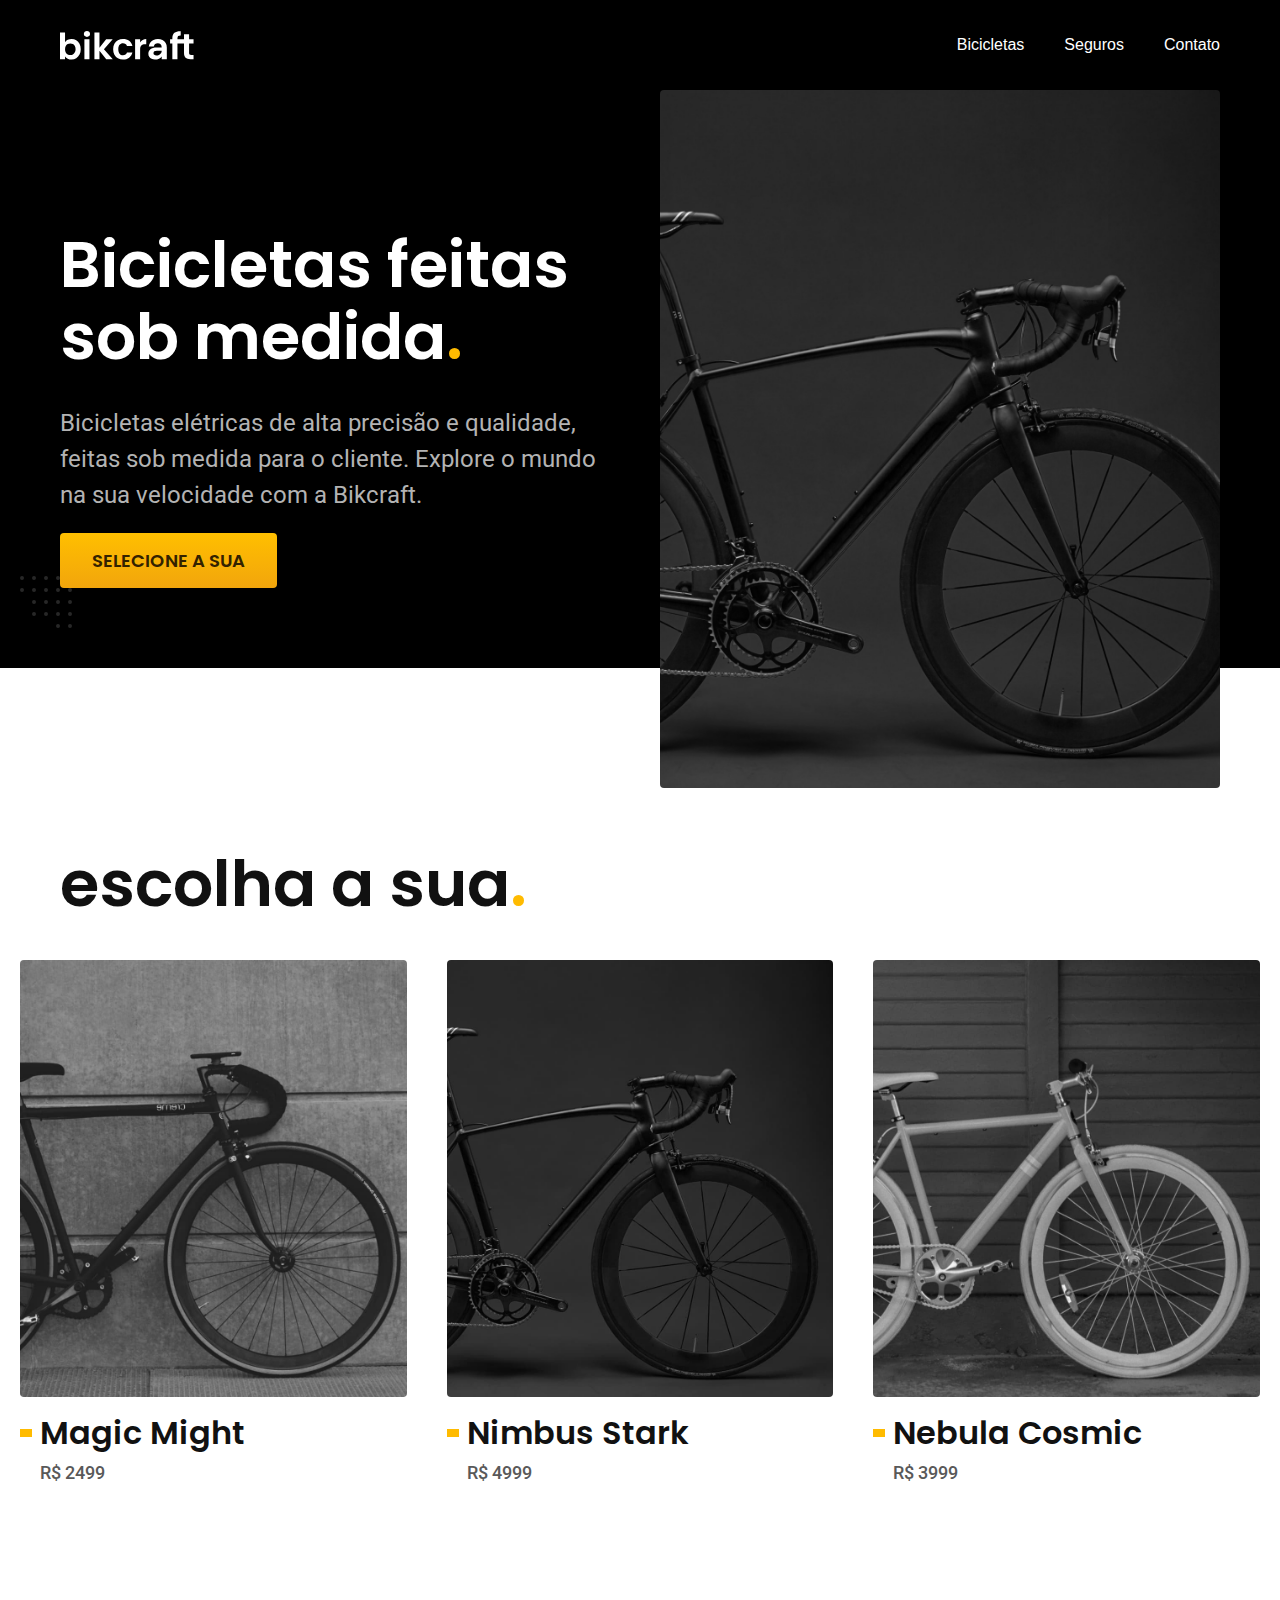
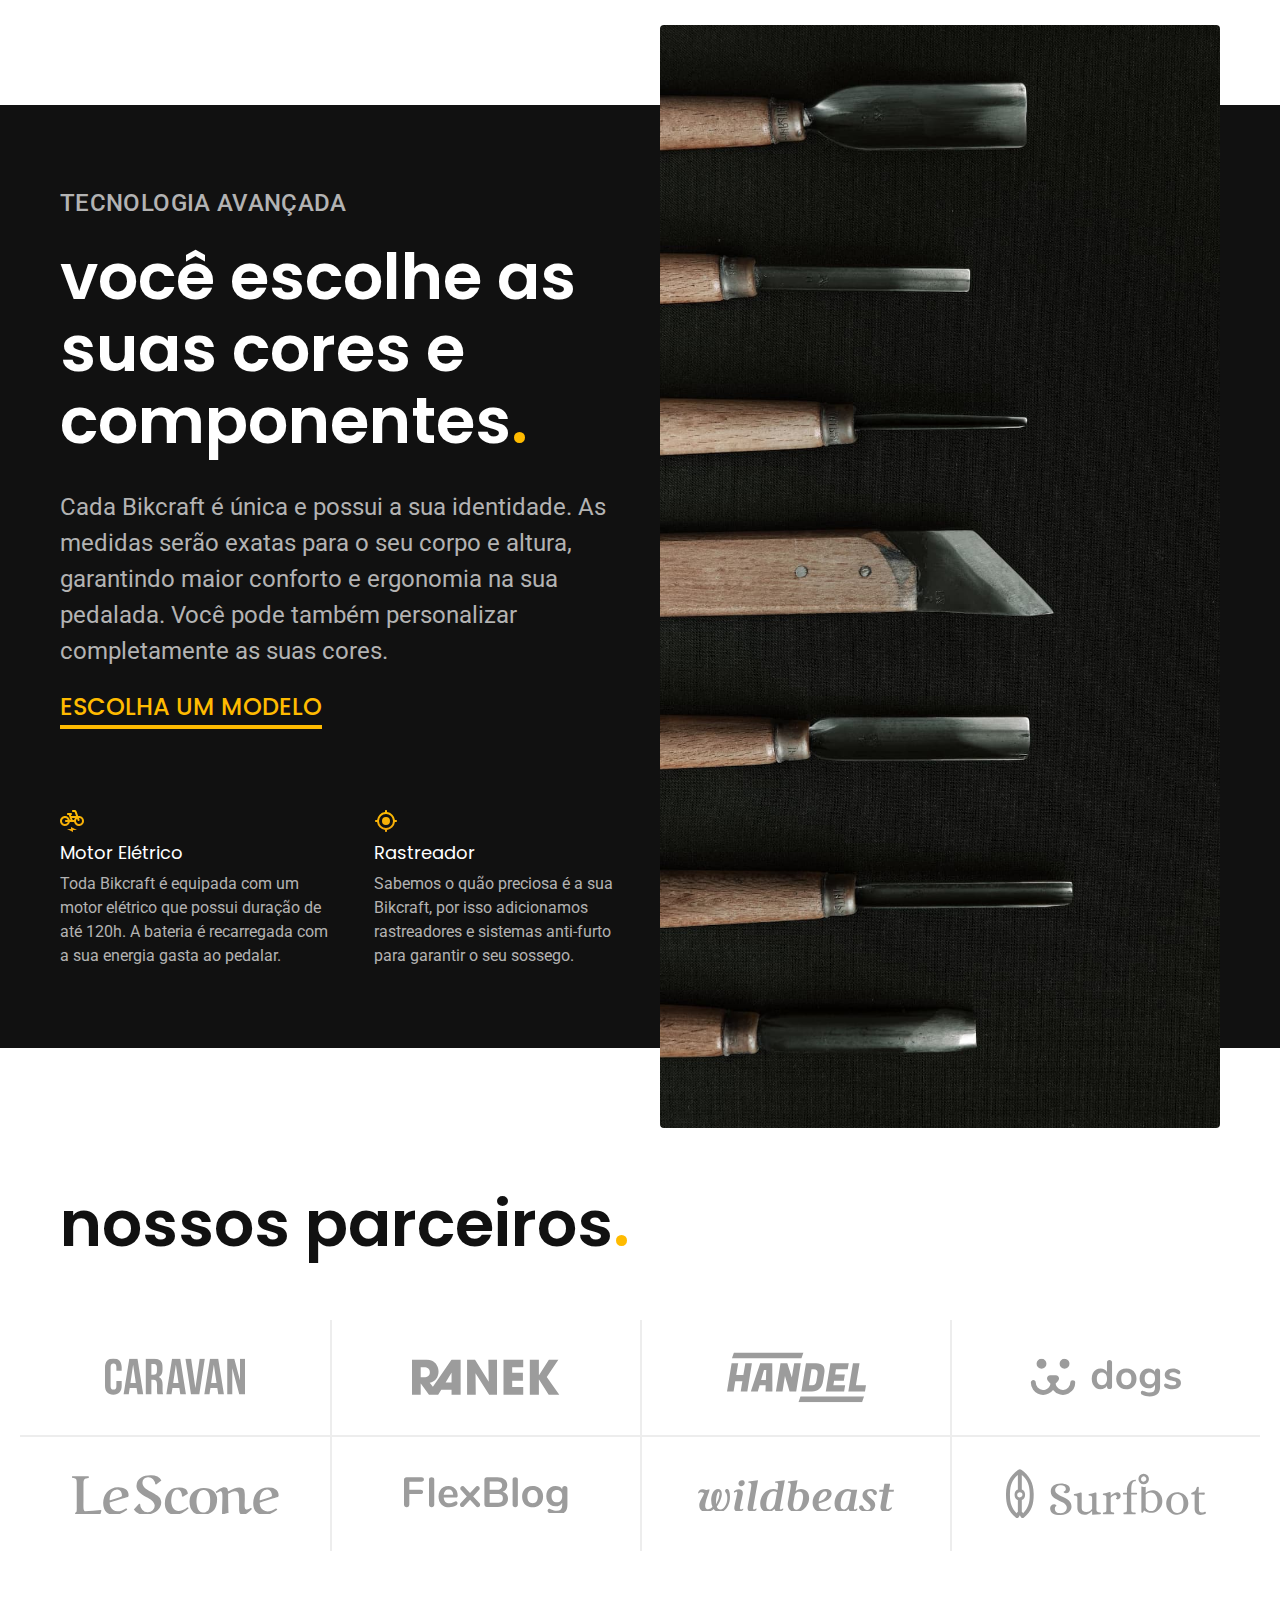
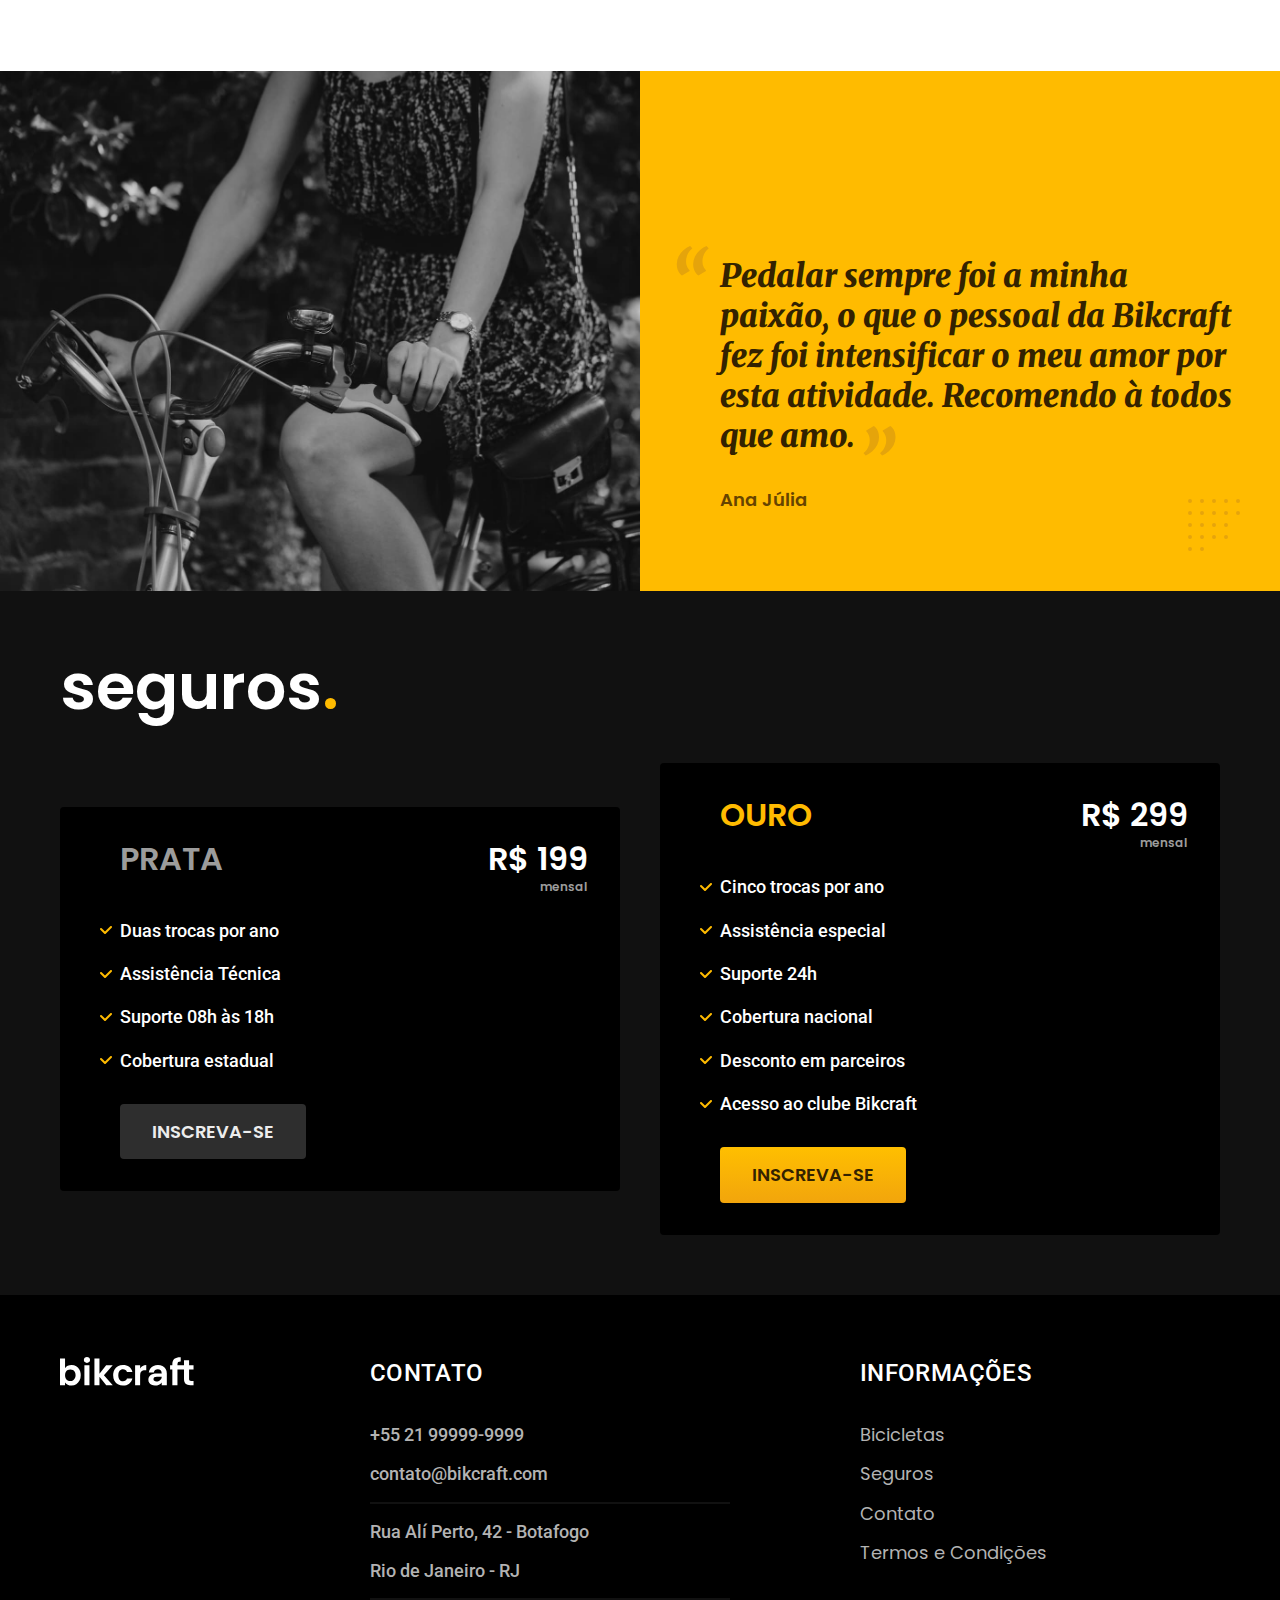
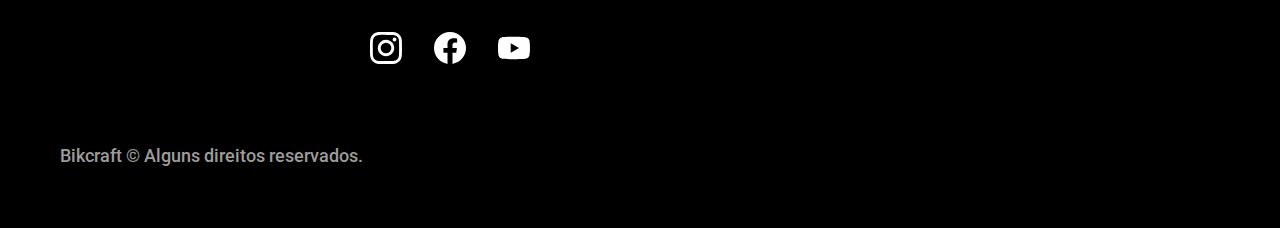
<file: index.html>
<!DOCTYPE html>
<html lang="pt-br">

<head>
  <meta charset="UTF-8">
  <meta name="viewport" content="width=device-width, initial-scale=1.0">
  <meta name="description" content="Bicicletas elétricas de alta precisão e qualidade,  feitas sob medida para o cliente. Explore o mundo na sua velocidade com a Bikcraft.">
  <title>Bikcraft - Bicicletas Elétricas</title>
  <link rel="icon" href="./img/favicon.svg" type="image/x-icon">
  <link rel="preload" href="./css/style.css" as="style">
  <link rel="stylesheet" href="./css/style.css">
  <script>
    document.documentElement.classList.add('js');
  </script>
  <link rel="preconnect" href="https://fonts.googleapis.com">
  <link rel="preconnect" href="https://fonts.gstatic.com" crossorigin>
  <link href="https://fonts.googleapis.com/css2?family=Merriweather:ital,wght@0,400;1,900&family=Poppins:wght@400;600&family=Roboto:wght@400;500&display=swap" rel="stylesheet">
</head>

<body>

  <header class="header-bg">
    <div class="header container">
      <a href="#">
        <img src="./img/bikcraft.svg" width="136" height="32" alt="Logo Bikcraft">
      </a>
      <nav aria-label="Primária">
        <ul class="header-menu  cor-c0">
          <li><a href="./bicicletas.html">Bicicletas</a></li>
          <li><a href="./seguros.html">Seguros</a></li>
          <li><a href="./contato.html">Contato</a></li>
        </ul>
      </nav>
    </div>
  </header>

  <main class="introducao-bg">
    <div class="introducao container">
      <div class="introducao-conteudo">
        <h1 class="font-1-xxl cor-c0 fadeInDown" data-anime="200">Bicicletas feitas sob medida<span>.</span></h1>
        <p class="font-2-l cor-c5 fadeInDown" data-anime="400">Bicicletas elétricas de alta precisão e qualidade, feitas sob medida para o cliente. Explore o mundo na sua velocidade com a Bikcraft.</p>
        <a class="botao fadeInDown" data-anime="600" href="./bicicletas.html">Selecione a sua</a>
      </div>
      <picture class="fadeInDown" data-anime="800">
        <source media="(max-width: 800px)" srcset="./img/bicicletas/nimbus.jpg">
        <img src="./img/fotos/introducao.jpg" width="1280" height="1596" alt="Bicicleta elétrica preta">
      </picture>
    </div>
  </main>

  <article class="bicicletas-lista">
    <h2 class="container font-1-xxl cor-c11">escolha a sua<span class="cor-p1">.</span></h2>
    <ul class="bicicletas-lista-itens">
      <li>
        <a href="./bicicletas/magic.html">
          <img src="./img/bicicletas/magic-home.jpg" alt="Bicicleta Preta">
          <h3 class="font-1-xl cor-c11">Magic Might</h3>
          <span class="font-2-m cor-c8">R$ 2499</span>
        </a>
      </li>
      <li>
        <a href="./bicicletas/nimbus.html">
          <img src="./img/bicicletas/nimbus-home.jpg" alt="Bicicleta Preta">
          <h3 class="font-1-xl cor-c11">Nimbus Stark</h3>
          <span class="font-2-m cor-c8">R$ 4999</span>
        </a>
      </li>
      <li>
        <a href="./bicicletas/nebula.html">
          <img src="./img/bicicletas/nebula-home.jpg" alt="Bicicleta Preta">
          <h3 class="font-1-xl cor-c11">Nebula Cosmic</h3>
          <span class="font-2-m cor-c8">R$ 3999</span>
        </a>
      </li>
    </ul>
  </article>

  <article class="tecnologia-bg">
    <div class="tecnologia container">
      <div class="tecnologia-conteudo">
        <span class="font-2-l-b cor-c5">Tecnologia Avançada</span>
        <h2 class="font-1-xxl cor-c0">você escolhe as suas cores e componentes<span class="cor-p1">.</span></h2>
        <p class="font-2-l cor-c5">Cada Bikcraft é única e possui a sua identidade. As medidas serão exatas para o seu corpo e altura, garantindo maior conforto e ergonomia na sua pedalada. Você pode também personalizar completamente as suas cores.</p>
        <a class="link" href="./bicicletas.html">Escolha um modelo</a>
        <div class="tecnologia-vantagens">
          <div>
            <img src="./img/icones/eletrica.svg" alt="">
            <h3 class="font-1-m cor-c0">Motor Elétrico</h3>
            <p class="font-2-s cor-c5">Toda Bikcraft é equipada com um motor elétrico que possui duração de até 120h. A bateria é recarregada com a sua energia gasta ao pedalar.</p>
          </div>
          <div>
            <img src="./img/icones/rastreador.svg" alt="">
            <h3 class="font-1-m cor-c0">Rastreador</h3>
            <p class="font-2-s cor-c5">Sabemos o quão preciosa é a sua Bikcraft, por isso adicionamos rastreadores e sistemas anti-furto para garantir o seu sossego.</p>
          </div>
        </div>
      </div>
      <div class="tecnologia-imagem">
        <img src="./img/fotos/tecnologia.jpg" alt="">
      </div>
    </div>
  </article>

  <section class="parceiros" aria-label="Nossos Parceiros">
    <h2 class="container font-1-xxl cor-c11">nossos parceiros<span class="cor-p1">.</span></h2>

    <ul>
      <li><img src="./img/parceiros/caravan.svg" alt="caravan"></li>
      <li><img src="./img/parceiros/ranek.svg" alt="ranek"></li>
      <li><img src="./img/parceiros/handel.svg" alt="handel"></li>
      <li><img src="./img/parceiros/dogs.svg" alt="dogs"></li>
      <li><img src="./img/parceiros/lescone.svg" alt="lescone"></li>
      <li><img src="./img/parceiros/flexblog.svg" alt="flexblog"></li>
      <li><img src="./img/parceiros/wildbeast.svg" alt="wildbeast"></li>
      <li><img src="./img/parceiros/surfbot.svg" alt="surfbot"></li>
    </ul>
  </section>

  <section class="depoimento" aria-label="depoimento">
    <div>
      <img src="./img/fotos/depoimento.jpg" alt="Pessoa pedalando uma bicicleta Bikcraft">
    </div>
    <div class="depoimento-conteudo">
      <blockquote class="font-1-xl cor-p5">
        <p>Pedalar sempre foi a minha paixão, o que o pessoal da Bikcraft fez foi intensificar o meu amor por esta atividade. Recomendo à todos que amo. </p>
      </blockquote>
      <span class="font-1-m-b cor-p4">Ana Júlia</span>
    </div>
  </section>

  <article class="seguros-bg">
    <div class="seguros container">
      <h2 class="font-1-xxl cor-c0">seguros<span class="cor-p1">.</span></h2>

      <div class="seguros-item">
        <h3 class="font-1-xl cor-c6">PRATA</h3>
        <span class="font-1-xl cor-c0">R$ 199 <span class="font-1-xs cor-c6">mensal</span></span>
        <ul class="font-2-m cor-c0">
          <li>Duas trocas por ano</li>
          <li>Assistência Técnica</li>
          <li>Suporte 08h às 18h</li>
          <li>Cobertura estadual</li>
        </ul>
        <a class="botao-secundario" href="./orcamento.html">Inscreva-se</a>
      </div>

      <div class="seguros-item">
        <h3 class="font-1-xl cor-p1">OURO</h3>
        <span class="font-1-xl cor-c0">R$ 299 <span class="font-1-xs cor-c6">mensal</span></span>
        <ul class="font-2-m cor-c0">
          <li>Cinco trocas por ano</li>
          <li>Assistência especial</li>
          <li>Suporte 24h</li>
          <li>Cobertura nacional</li>
          <li>Desconto em parceiros</li>
          <li>Acesso ao clube Bikcraft</li>
        </ul>
        <a class="botao" href="./orcamento.html">Inscreva-se</a>
      </div>
    </div>
  </article>

  <footer class="footer-bg">
    <div class="footer container">
      <img src="./img/bikcraft.svg" alt="Logo Bikcraft">
      <div class="footer-contato">
        <h3 class="font-2-l-b cor-c0">Contato</h3>
        <ul class=" font-2-m cor-c5">
          <li><a href="tel:+5521999999999">+55 21 99999-9999</a></li>
          <li><a href="mailto:contato@bikcraft.com">contato@bikcraft.com</a></li>
          <li>Rua Alí Perto, 42 - Botafogo</li>
          <li>Rio de Janeiro - RJ</li>
        </ul>
        <div class="footer-redes">
          <a href="./">
            <img src="./img/icones/redes/instagram.svg" alt="">
          </a>
          <a href="./">
            <img src="./img/icones/redes/facebook.svg" alt="">
          </a>
          <a href="./">
            <img src="./img/icones/redes/youtube.svg" alt="">
          </a>
        </div>
      </div>
      <div class="footer-informacoes">
        <h3 class="font-2-l-b cor-c0">Informações</h3>
        <nav>
          <ul class="font-1-m cor-c5">
            <li><a href="./bicicletas.html">Bicicletas</a></li>
            <li><a href="./seguros.html">Seguros</a></li>
            <li><a href="./contato.html">Contato</a></li>
            <li><a href="./termos.html">Termos e Condições</a></li>
          </ul>
        </nav>
      </div>
      <p class="font-2-m cor-c6 footer-copy">Bikcraft © Alguns direitos reservados.</p>
    </div>
  </footer>

  <script src="./js/plugins/simple-anime.js"></script>
  <script src="./js/script.js"></script>
</body>

</html>
</file>
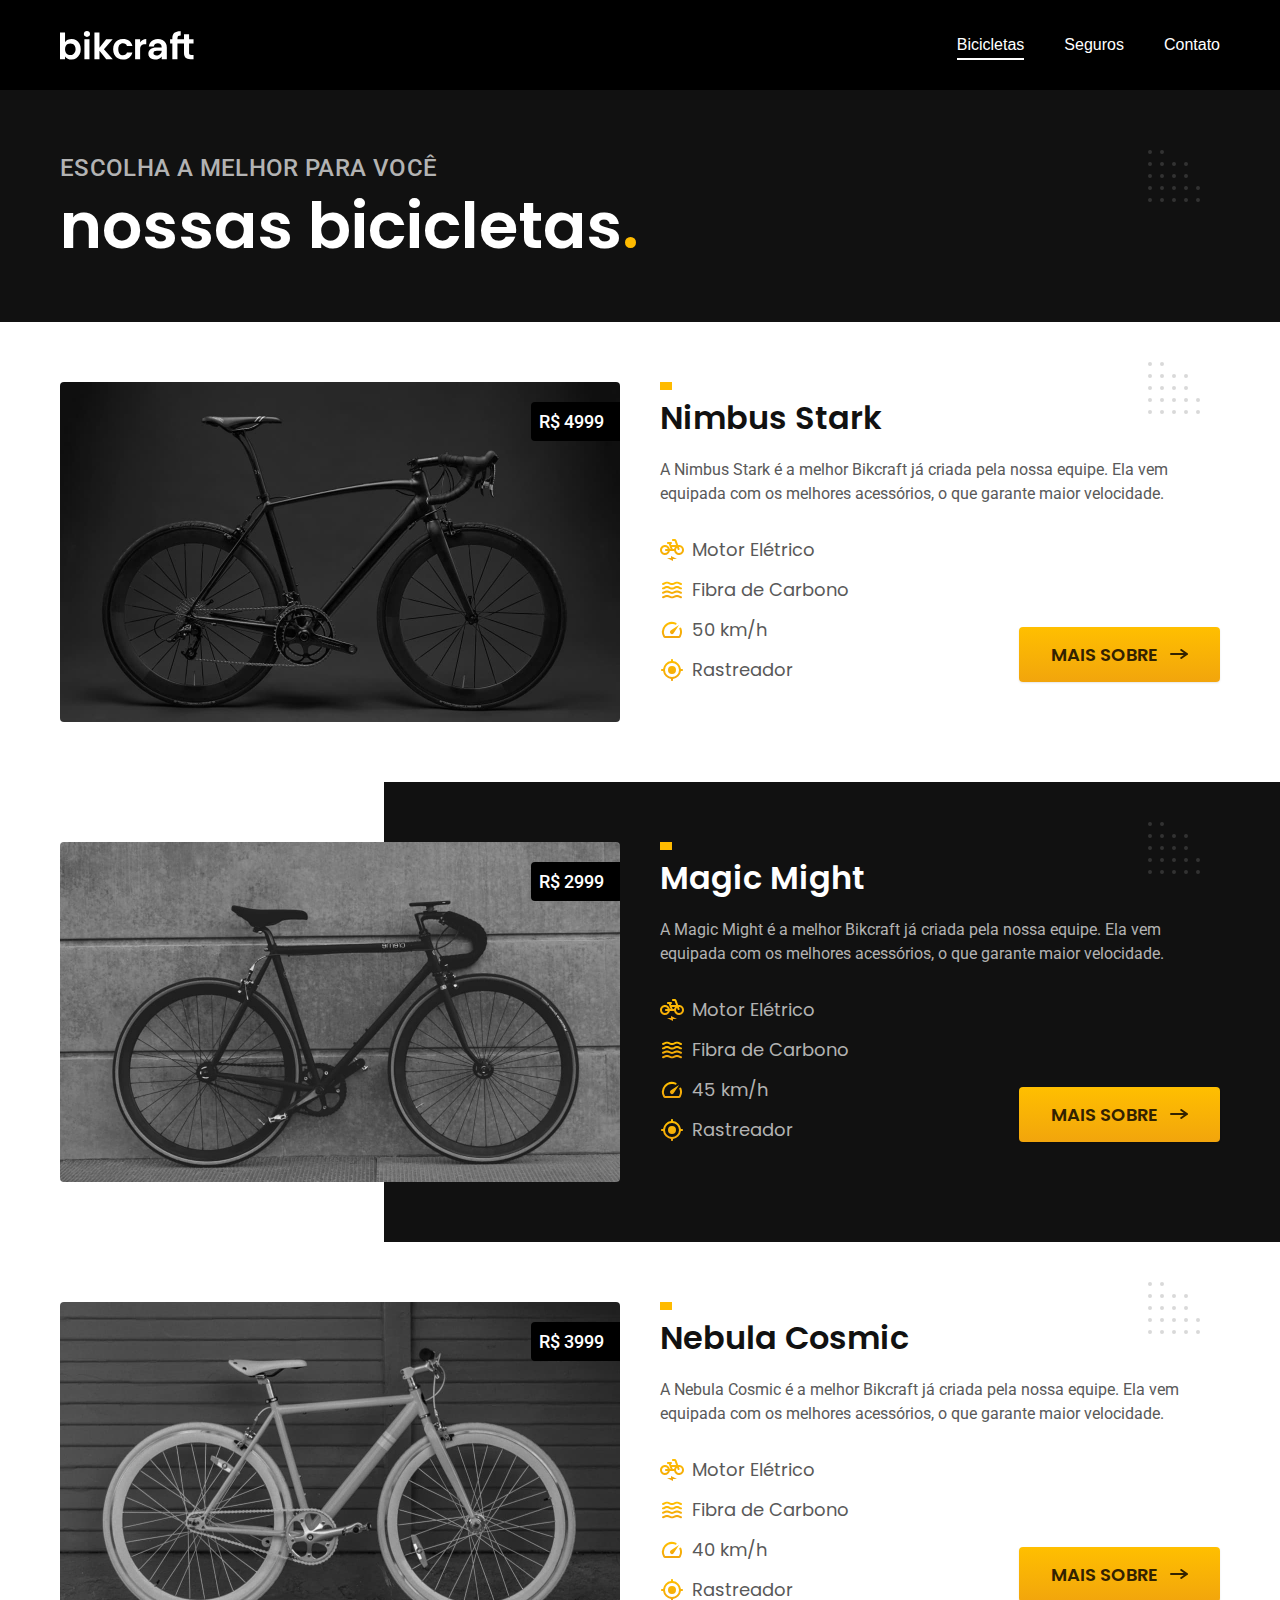
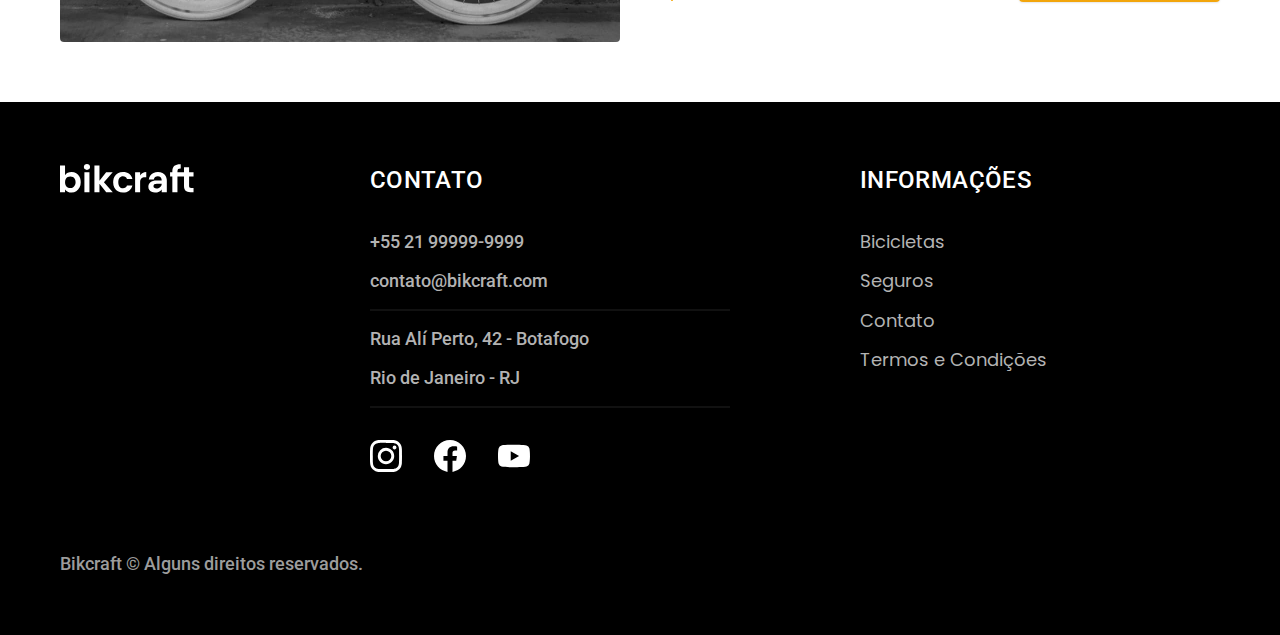
<file: bicicletas.html>
<!DOCTYPE html>
<html lang="pt-br">

<head>
  <meta charset="UTF-8">
  <meta name="viewport" content="width=device-width, initial-scale=1.0">
  <title>Bicicletas | Bikcraft</title>
  <meta name="description" content="Bicicletas - Bikcraft.">
  <link rel="icon" href="./img/favicon.svg" type="image/x-icon">
  <link rel="preload" href="./css/style.css" as="style">
  <link rel="stylesheet" href="./css/style.css">
  <script>
    document.documentElement.classList.add('js');
  </script>
  <link rel="preconnect" href="https://fonts.googleapis.com">
  <link rel="preconnect" href="https://fonts.gstatic.com" crossorigin>
  <link href="https://fonts.googleapis.com/css2?family=Merriweather:ital,wght@0,400;1,900&family=Poppins:wght@400;600&family=Roboto:wght@400;500&display=swap" rel="stylesheet">
</head>

<body id="bicicletas">

  <header class="header-bg">
    <div class="header container">
      <a href="./index.html">
        <img src="./img/bikcraft.svg" alt="Logo Bikcraft">
      </a>
      <nav aria-label="Primária">
        <ul class="header-menu  cor-c0">
          <li><a href="./bicicletas.html">Bicicletas</a></li>
          <li><a href="./seguros.html">Seguros</a></li>
          <li><a href="./contato.html">Contato</a></li>
        </ul>
      </nav>
    </div>
  </header>

  <main>
    <div class="titulo-bg">
      <div class="titulo container">
        <p class="font-2-l-b cor-c5 fadeInDown" data-anime="400">Escolha a melhor para você</p>
        <h1 class="font-1-xxl cor-c0 fadeInDown" data-anime="200">nossas bicicletas<span class="cor-p1">.</span></h1>
      </div>
    </div>

    <div class="bicicletas container">
      <div class="bicicletas-img">
        <img src="./img/bicicletas/nimbus.jpg" alt="Bicicleta Preta">
        <span class="font-2-m cor-c0">R$ 4999</span>
      </div>
      <div class="bicicletas-conteudo">
        <h2 class="font-1-xl">Nimbus Stark</h2>
        <p class="font-2-s cor-c8">A Nimbus Stark é a melhor Bikcraft já criada pela nossa equipe. Ela vem equipada com os melhores acessórios, o que garante maior velocidade.</p>
        <ul class="font-1-m cor-c8">
          <li><img src="./img/icones/eletrica.svg" alt="">Motor Elétrico</li>
          <li><img src="./img/icones/carbono.svg" alt="">Fibra de Carbono</li>
          <li><img src="./img/icones/velocidade.svg" alt="">50 km/h</li>
          <li><img src="./img/icones/rastreador.svg" alt="">Rastreador</li>
        </ul>
        <a class="botao seta" href="./bicicletas/nimbus.html">Mais Sobre</a>
      </div>
    </div>

    <div class="bicicletas-bg">
      <div class="bicicletas container">
        <div class="bicicletas-img">
          <img src="./img/bicicletas/magic.jpg" alt="Bicicleta Preta">
          <span class="font-2-m cor-c0">R$ 2999</span>
        </div>
        <div class="bicicletas-conteudo">
          <h2 class="font-1-xl cor-c0">Magic Might</h2>
          <p class="font-2-s cor-c5">A Magic Might é a melhor Bikcraft já criada pela nossa equipe. Ela vem equipada com os melhores acessórios, o que garante maior velocidade. </p>
          <ul class="font-1-m cor-c5">
            <li><img src="./img/icones/eletrica.svg" alt="">Motor Elétrico</li>
            <li><img src="./img/icones/carbono.svg" alt="">Fibra de Carbono</li>
            <li><img src="./img/icones/velocidade.svg" alt="">45 km/h</li>
            <li><img src="./img/icones/rastreador.svg" alt="">Rastreador</li>
          </ul>
          <a class="botao seta" href="./bicicletas/magic.html">Mais Sobre</a>
        </div>
      </div>
    </div>

    <div class="bicicletas container">
      <div class="bicicletas-img">
        <img src="./img/bicicletas/nebula.jpg" alt="Bicicleta Preta">
        <span class="font-2-m cor-c0">R$ 3999</span>
      </div>
      <div class="bicicletas-conteudo">
        <h2 class="font-1-xl">Nebula Cosmic</h2>
        <p class="font-2-s cor-c8">A Nebula Cosmic é a melhor Bikcraft já criada pela nossa equipe. Ela vem equipada com os melhores acessórios, o que garante maior velocidade.</p>
        <ul class="font-1-m cor-c8">
          <li><img src="./img/icones/eletrica.svg" alt="">Motor Elétrico</li>
          <li><img src="./img/icones/carbono.svg" alt="">Fibra de Carbono</li>
          <li><img src="./img/icones/velocidade.svg" alt="">40 km/h</li>
          <li><img src="./img/icones/rastreador.svg" alt="">Rastreador</li>
        </ul>
        <a class="botao seta" href="./bicicletas/nebula.html">Mais Sobre</a>
      </div>
    </div>

  </main>

  <footer class="footer-bg">
    <div class="footer container">
      <img src="./img/bikcraft.svg" alt="Logo Bikcraft">
      <div class="footer-contato">
        <h3 class="font-2-l-b cor-c0">Contato</h3>
        <ul class=" font-2-m cor-c5">
          <li><a href="tel:+5521999999999">+55 21 99999-9999</a></li>
          <li><a href="mailto:contato@bikcraft.com">contato@bikcraft.com</a></li>
          <li>Rua Alí Perto, 42 - Botafogo</li>
          <li>Rio de Janeiro - RJ</li>
        </ul>
        <div class="footer-redes">
          <a href="./">
            <img src="./img/icones/redes/instagram.svg" alt="">
          </a>
          <a href="./">
            <img src="./img/icones/redes/facebook.svg" alt="">
          </a>
          <a href="./">
            <img src="./img/icones/redes/youtube.svg" alt="">
          </a>
        </div>
      </div>
      <div class="footer-informacoes">
        <h3 class="font-2-l-b cor-c0">Informações</h3>
        <nav>
          <ul class="font-1-m cor-c5">
            <li><a href="./bicicletas.html">Bicicletas</a></li>
            <li><a href="./seguros.html">Seguros</a></li>
            <li><a href="./contato.html">Contato</a></li>
            <li><a href="./termos.html">Termos e Condições</a></li>
          </ul>
        </nav>
      </div>
      <p class="font-2-m cor-c6 footer-copy">Bikcraft © Alguns direitos reservados.</p>
    </div>
  </footer>

  <script src="./js/plugins/simple-anime.js"></script>
  <script src="./js/script.js"></script>
</body>

</html>
</file>
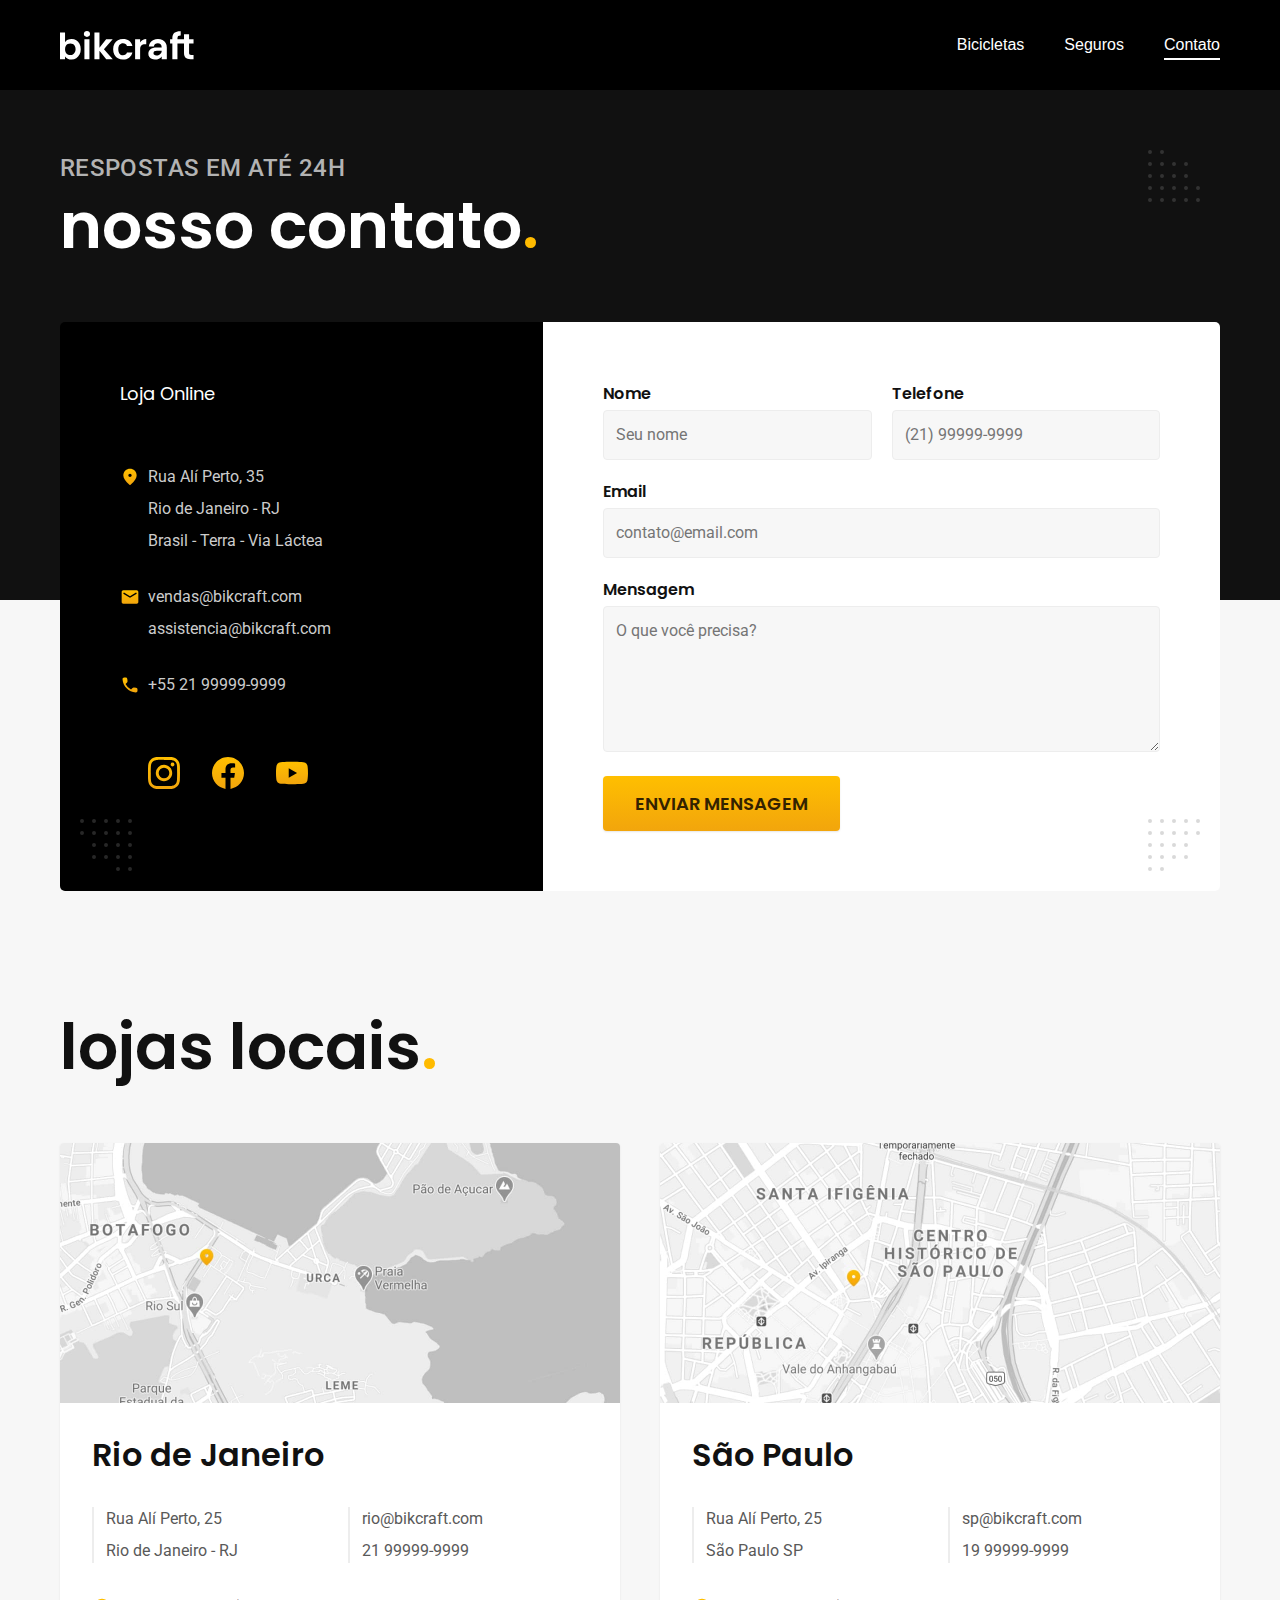
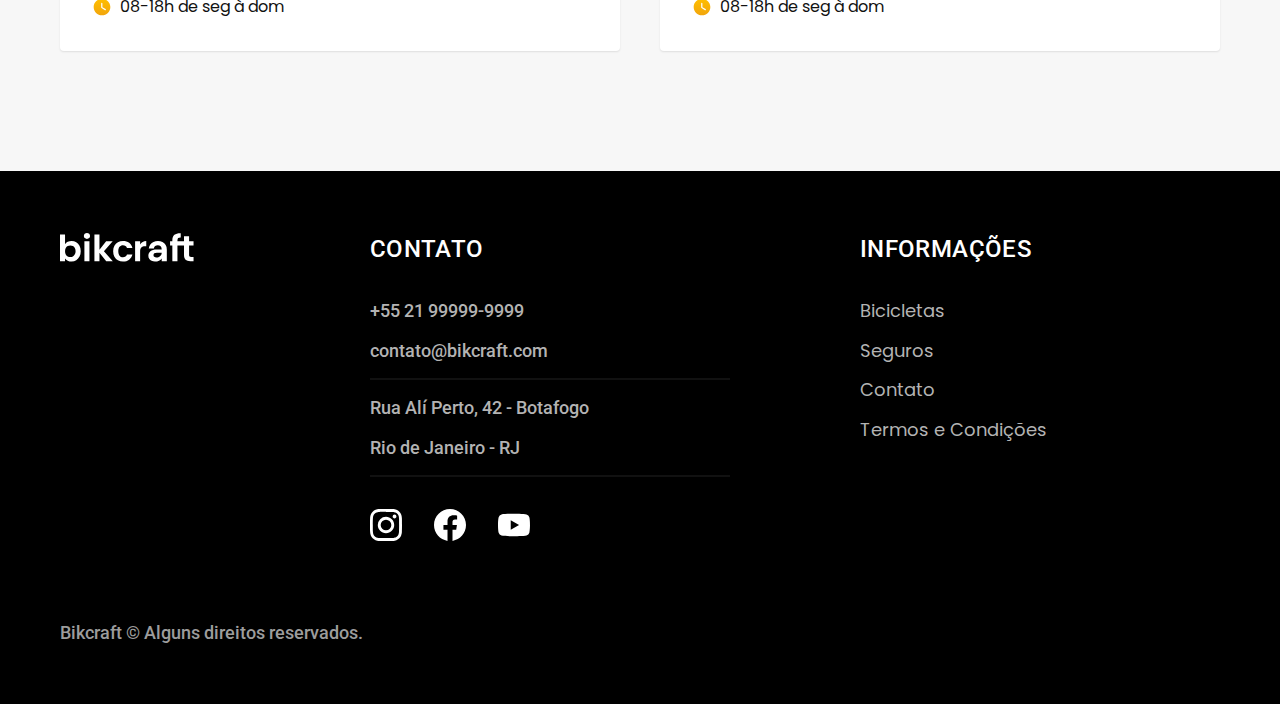
<file: contato.html>
<!DOCTYPE html>
<html lang="pt-br">

<head>
  <meta charset="UTF-8">
  <meta name="viewport" content="width=device-width, initial-scale=1.0">
  <title>Contato | Bikcraft</title>
  <meta name="description" content="Fale Conosco - Bikcraft">
  <link rel="icon" href="./img/favicon.svg" type="image/x-icon">
  <link rel="preload" href="./css/style.css" as="style">
  <link rel="stylesheet" href="./css/style.css">
  <script>
    document.documentElement.classList.add('js');
  </script>
  <link rel="preconnect" href="https://fonts.googleapis.com">
  <link rel="preconnect" href="https://fonts.gstatic.com" crossorigin>
  <link href="https://fonts.googleapis.com/css2?family=Merriweather:ital,wght@0,400;1,900&family=Poppins:wght@400;600&family=Roboto:wght@400;500&display=swap" rel="stylesheet">
</head>

<body id="contato">

  <header class="header-bg">
    <div class="header container">
      <a href="./index.html">
        <img src="./img/bikcraft.svg" alt="Logo Bikcraft">
      </a>
      <nav aria-label="Primária">
        <ul class="header-menu  cor-c0">
          <li><a href="./bicicletas.html">Bicicletas</a></li>
          <li><a href="./seguros.html">Seguros</a></li>
          <li><a href="./contato.html">Contato</a></li>
        </ul>
      </nav>
    </div>
  </header>

  <main>
    <div class="titulo-bg">
      <div class="titulo container">
        <p class="font-2-l-b cor-c5 fadeInDown" data-anime="400">Respostas em até 24h</p>
        <h1 class="font-1-xxl cor-c0 fadeInDown" data-anime="200">nosso contato<span class="cor-p1">.</span></h1>
      </div>
    </div>

    <div class="contato container">
      <section class="contato-dados" aria-label="Endereço">
        <h2 class="font-1-m cor-c0">Loja Online</h2>
        <div class="contato-endereco font-2-s cor-c4">
          <p>Rua Alí Perto, 35</p>
          <p>Rio de Janeiro - RJ</p>
          <p>Brasil - Terra - Via Láctea</p>
        </div>
        <address class="contato-meios font-2-s cor-c4">
          <a href="mailto:vendas@bikcraft.com">vendas@bikcraft.com</a>
          <a href="mailto:vendas@bikcraft.com">assistencia@bikcraft.com</a>
          <a href="tel:+5521999999999">+55 21 99999-9999</a>
        </address>
        <div class="contato-redes">
          <a href="./">
            <img src="./img/icones/redes/instagram-p.svg" alt="Instagram">
          </a>
          <a href="./">
            <img src="./img/icones/redes/facebook-p.svg" alt="Facebook">
          </a>
          <a href="./">
            <img src="./img/icones/redes/youtube-p.svg" alt="Youtube">
          </a>
        </div>
      </section>
      <section class="contato-formulario" aria-label="Formulário">
        <form class="form" action="./contato.html">
          <div>
            <label for="nome">Nome</label>
            <input type="text" id="nome" name="nome" placeholder="Seu nome">
          </div>
          <div>
            <label for="telefone">Telefone</label>
            <input type="text" id="telefone" name="telefone" placeholder="(21) 99999-9999">
          </div>
          <div class="col-2">
            <label for="email">Email</label>
            <input type="email" id="email" name="email" placeholder="contato@email.com">
          </div>
          <div class="col-2">
            <label for="mensagem">Mensagem</label>
            <textarea rows="5" id="mensagem" name="mensagem" placeholder="O que você precisa?"></textarea>
          </div>
          <button class=" col-2 botao">Enviar Mensagem</button>
        </form>
      </section>
    </div>
  </main>

  <article class="lojas container">
    <h2 class="font-1-xxl">lojas locais<span class="cor-p1">.</span></h2>
    <div class="lojas-item">
      <img src="./img/lojas/rj.jpg" alt="Mapa Marcando o Endereço em Rua Alí Perto, 25, Rio de Janeiro - RJ">
      <div class="lojas-conteudo">
        <h3 class="font-1-xl">Rio de Janeiro</h3>
        <div class="lojas-dados font-2-s cor-c8">
          <p>Rua Alí Perto, 25</p>
          <p>Rio de Janeiro - RJ</p>
        </div>
        <div class="lojas-dados font-2-s cor-c8">
          <a href="mailto:rio@bikcraft.com">rio@bikcraft.com</a>
          <a href="tel:+5521999999999">21 99999-9999</a>
        </div>
        <p class="font-1-s lojas-tempo"><img src="./img/icones/horario.svg" alt="">08-18h de seg à dom</p>
      </div>
    </div>

    <div class="lojas-item">
      <img src="./img/lojas/sp.jpg" alt="Mapa Marcando o Endereço em Rua Alí Perto, 25, São Paulo - SP">
      <div class="lojas-conteudo">
        <h3 class="font-1-xl">São Paulo</h3>
        <div class="lojas-dados font-2-s cor-c8">
          <p>Rua Alí Perto, 25</p>
          <p>São Paulo SP</p>
        </div>
        <div class="lojas-dados font-2-s cor-c8">
          <a href="mailto:sp@bikcraft.com">sp@bikcraft.com</a>
          <a href="tel:+5519999999999">19 99999-9999</a>
        </div>
        <p class="font-1-s lojas-tempo"><img src="./img/icones/horario.svg" alt="">08-18h de seg à dom</p>
      </div>
    </div>
  </article>

  <footer class="footer-bg">
    <div class="footer container">
      <img src="./img/bikcraft.svg" alt="Logo Bikcraft">
      <div class="footer-contato">
        <h3 class="font-2-l-b cor-c0">Contato</h3>
        <ul class=" font-2-m cor-c5">
          <li><a href="tel:+5521999999999">+55 21 99999-9999</a></li>
          <li><a href="mailto:contato@bikcraft.com">contato@bikcraft.com</a></li>
          <li>Rua Alí Perto, 42 - Botafogo</li>
          <li>Rio de Janeiro - RJ</li>
        </ul>
        <div class="footer-redes">
          <a href="./">
            <img src="./img/icones/redes/instagram.svg" alt="">
          </a>
          <a href="./">
            <img src="./img/icones/redes/facebook.svg" alt="">
          </a>
          <a href="./">
            <img src="./img/icones/redes/youtube.svg" alt="">
          </a>
        </div>
      </div>
      <div class="footer-informacoes">
        <h3 class="font-2-l-b cor-c0">Informações</h3>
        <nav>
          <ul class="font-1-m cor-c5">
            <li><a href="./bicicletas.html">Bicicletas</a></li>
            <li><a href="./seguros.html">Seguros</a></li>
            <li><a href="./contato.html">Contato</a></li>
            <li><a href="./termos.html">Termos e Condições</a></li>
          </ul>
        </nav>
      </div>
      <p class="font-2-m cor-c6 footer-copy">Bikcraft © Alguns direitos reservados.</p>
    </div>
  </footer>

  <script src="./js/plugins/simple-anime.js"></script>
  <script src="./js/script.js"></script>
  <script src="./js/formulario.js"></script>
</body>

</html>
</file>
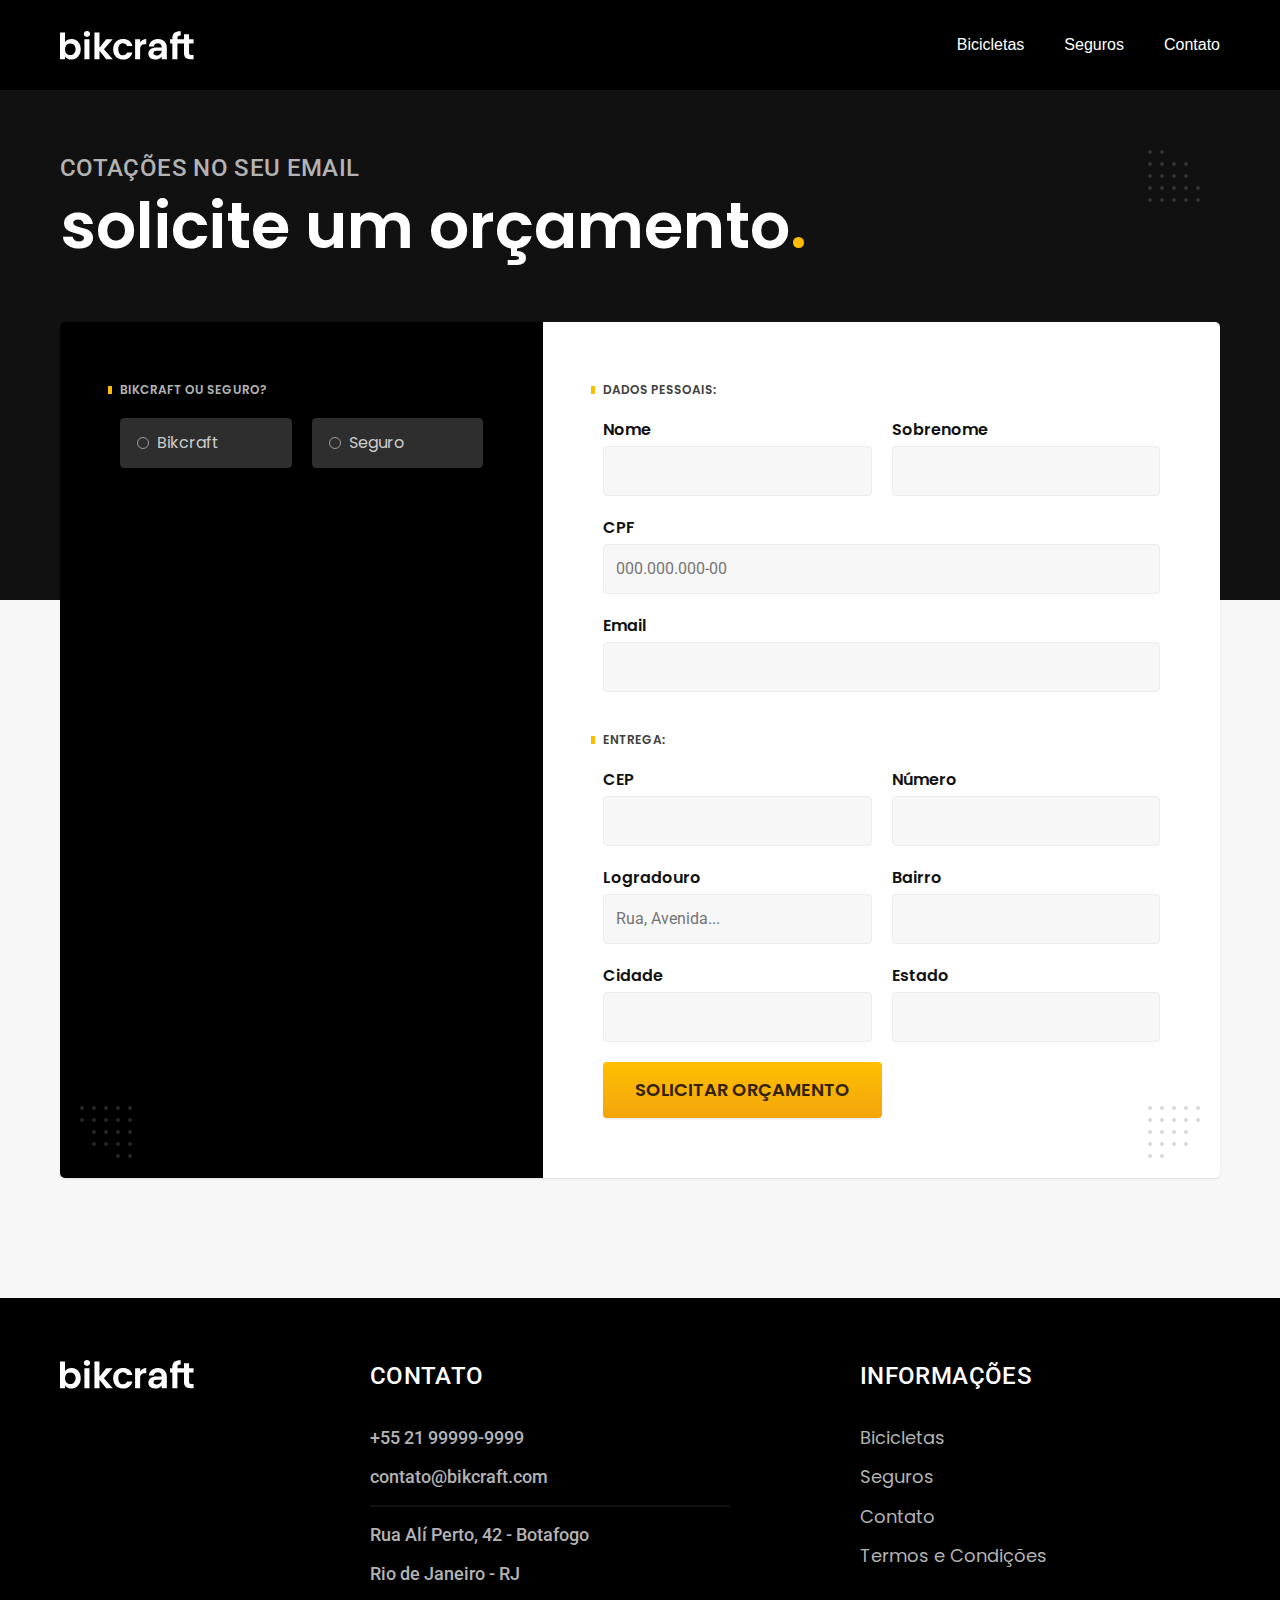
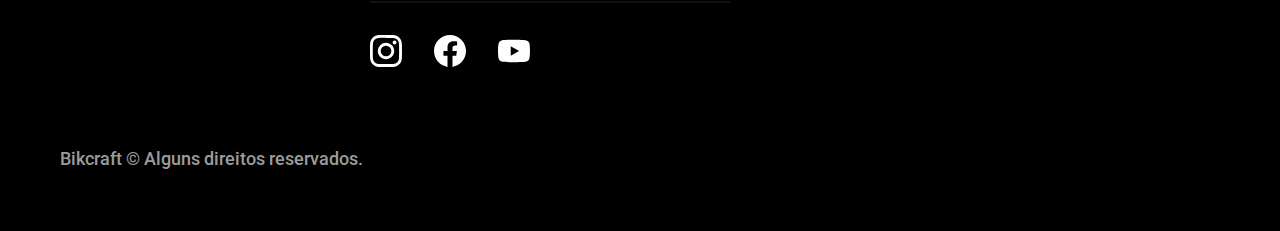
<file: orcamento.html>
<!DOCTYPE html>
<html lang="pt-br">

<head>
  <meta charset="UTF-8">
  <meta name="viewport" content="width=device-width, initial-scale=1.0">
  <title>Orçamento | Bikcraft</title>
  <meta name="description" content="Faça seu orçamento - Bikcraft.">
  <link rel="icon" href="./img/favicon.svg" type="image/x-icon">
  <link rel="preload" href="./css/style.css" as="style">
  <link rel="stylesheet" href="./css/style.css">
  <script>
    document.documentElement.classList.add('js');
  </script>
  <link rel="preconnect" href="https://fonts.googleapis.com">
  <link rel="preconnect" href="https://fonts.gstatic.com" crossorigin>
  <link href="https://fonts.googleapis.com/css2?family=Merriweather:ital,wght@0,400;1,900&family=Poppins:wght@400;600&family=Roboto:wght@400;500&display=swap" rel="stylesheet">
</head>

<body id="orcamento">

  <header class="header-bg">
    <div class="header container">
      <a href="./index.html">
        <img src="./img/bikcraft.svg" alt="Logo Bikcraft">
      </a>
      <nav aria-label="Primária">
        <ul class="header-menu  cor-c0">
          <li><a href="./bicicletas.html">Bicicletas</a></li>
          <li><a href="./seguros.html">Seguros</a></li>
          <li><a href="./contato.html">Contato</a></li>
        </ul>
      </nav>
    </div>
  </header>

  <main>
    <div class="titulo-bg">
      <div class="titulo container">
        <p class="font-2-l-b cor-c5 fadeInDown" data-anime="200">cotações no seu email</p>
        <h1 class="font-1-xxl cor-c0 fadeInDown" data-anime="400">solicite um orçamento<span class="cor-p1">.</span></h1>
      </div>
    </div>

    <form class="orcamento container" action="./orcamento.html">
      <div class="orcamento-produto">
        <h2 class="font-1-xs cor-c5">Bikcraft ou Seguro?</h2>

        <input type="radio" name="tipo" value="bikcraft" id="bikcraft">
        <label for="bikcraft">Bikcraft</label>

        <input type="radio" name="tipo" value="seguro" id="seguro">
        <label for="seguro">Seguro</label>

        <div class="orcamento-conteudo" id="orcamento-bikcraft">
          <h2 class="font-1-xs cor-c5">Escolha a sua</h2>

          <input type="radio" name="produto" value="nimbus" id="nimbus">
          <label for="nimbus">Nimbus Stark <span>R$ 4999</span></label>
          <div class="orcamento-detalhes">
            <ul class="font-1-xs cor-c8">
              <li> <img src="./img/icones/eletrica.svg" alt="">Motor Elétrico</li>
              <li> <img src="./img/icones/carbono.svg" alt="">Fibra de Carbono</li>
              <li> <img src="./img/icones/velocidade.svg" alt="">50 km/h</li>
              <li> <img src="./img/icones/rastreador.svg" alt="">Rastreador</li>
            </ul>
            <img src="./img/bicicletas/nimbus.jpg" alt="Bicicleta Preta">
          </div>

          <input type="radio" name="produto" value="magic" id="magic">
          <label for="magic">Magic Might <span>R$ 2999</span></label>
          <div class="orcamento-detalhes">
            <ul class="font-1-xs cor-c8">
              <li> <img src="./img/icones/eletrica.svg" alt="">Motor Elétrico</li>
              <li> <img src="./img/icones/carbono.svg" alt="">Fibra de Carbono</li>
              <li> <img src="./img/icones/velocidade.svg" alt="">45 km/h</li>
              <li> <img src="./img/icones/rastreador.svg" alt="">Rastreador</li>
            </ul>
            <img src="./img/bicicletas/magic.jpg" alt="Bicicleta Preta">
          </div>

          <input type="radio" name="produto" value="nebula" id="nebula">
          <label for="nebula">Nebula Cosmic <span>R$ 3999</span></label>
          <div class="orcamento-detalhes">
            <ul class="font-1-xs cor-c8">
              <li> <img src="./img/icones/eletrica.svg" alt="">Motor Elétrico</li>
              <li> <img src="./img/icones/carbono.svg" alt="">Fibra de Carbono</li>
              <li> <img src="./img/icones/velocidade.svg" alt="">40 km/h</li>
              <li> <img src="./img/icones/rastreador.svg" alt="">Rastreador</li>
            </ul>
            <img src="./img/bicicletas/nebula.jpg" alt="Bicicleta Preta">
          </div>
        </div>

        <div class="orcamento-conteudo" id="orcamento-seguro">
          <h2 class="font-1-xs cor-c5">Escolha o plano</h2>

          <input type="radio" name="produto" value="prata" id="prata">
          <label for="prata">Prata <span>R$ 199</span></label>

          <input type="radio" name="produto" value="ouro" id="ouro">
          <label for="ouro">Ouro <span>R$ 299</span></label>
        </div>

      </div>
      <div class="orcamento-dados form">
        <h2 class="font-1-xs cor-c9 col-2">dados pessoais:</h2>
        <div>
          <label for="nome">Nome</label>
          <input type="text" id="nome" name="nome">
        </div>
        <div>
          <label for="sobrenome">Sobrenome</label>
          <input type="text" id="sobrenome" name="sobrenome">
        </div>
        <div class="col-2">
          <label for="cpf">CPF</label>
          <input type="text" id="cpf" name="cpf" placeholder="000.000.000-00">
        </div>
        <div class="col-2">
          <label for="email">Email</label>
          <input type="email" id="email" name="email">
        </div>

        <h2 class="font-1-xs cor-c9 col-2">entrega:</h2>
        <div>
          <label for="cep">CEP</label>
          <input type="text" id="cep" name="cep">
        </div>
        <div>
          <label for="numero">Número</label>
          <input type="text" id="numero" name="numero">
        </div>
        <div>
          <label for="logradouro">Logradouro</label>
          <input type="text" id="logradouro" name="logradouro" placeholder="Rua, Avenida...">
        </div>
        <div>
          <label for="bairro">Bairro</label>
          <input type="text" id="bairro" name="bairro">
        </div>
        <div>
          <label for="cidade">Cidade</label>
          <input type="text" id="cidade" name="cidade">
        </div>
        <div>
          <label for="estado">Estado</label>
          <input type="text" id="estado" name="estado">
        </div>
        <button class="botao col-2">Solicitar Orçamento</button>
      </div>
    </form>
  </main>

  <footer class="footer-bg">
    <div class="footer container">
      <img src="./img/bikcraft.svg" alt="Logo Bikcraft">
      <div class="footer-contato">
        <h3 class="font-2-l-b cor-c0">Contato</h3>
        <ul class=" font-2-m cor-c5">
          <li><a href="tel:+5521999999999">+55 21 99999-9999</a></li>
          <li><a href="mailto:contato@bikcraft.com">contato@bikcraft.com</a></li>
          <li>Rua Alí Perto, 42 - Botafogo</li>
          <li>Rio de Janeiro - RJ</li>
        </ul>
        <div class="footer-redes">
          <a href="./">
            <img src="./img/icones/redes/instagram.svg" alt="">
          </a>
          <a href="./">
            <img src="./img/icones/redes/facebook.svg" alt="">
          </a>
          <a href="./">
            <img src="./img/icones/redes/youtube.svg" alt="">
          </a>
        </div>
      </div>
      <div class="footer-informacoes">
        <h3 class="font-2-l-b cor-c0">Informações</h3>
        <nav>
          <ul class="font-1-m cor-c5">
            <li><a href="./bicicletas.html">Bicicletas</a></li>
            <li><a href="./seguros.html">Seguros</a></li>
            <li><a href="./contato.html">Contato</a></li>
            <li><a href="./termos.html">Termos e Condições</a></li>
          </ul>
        </nav>
      </div>
      <p class="font-2-m cor-c6 footer-copy">Bikcraft © Alguns direitos reservados.</p>
    </div>
  </footer>

  <script src="./js/plugins/simple-anime.js"></script>
  <script src="./js/script.js"></script>
  <script src="./js/formulario.js"></script>
</body>

</html>
</file>
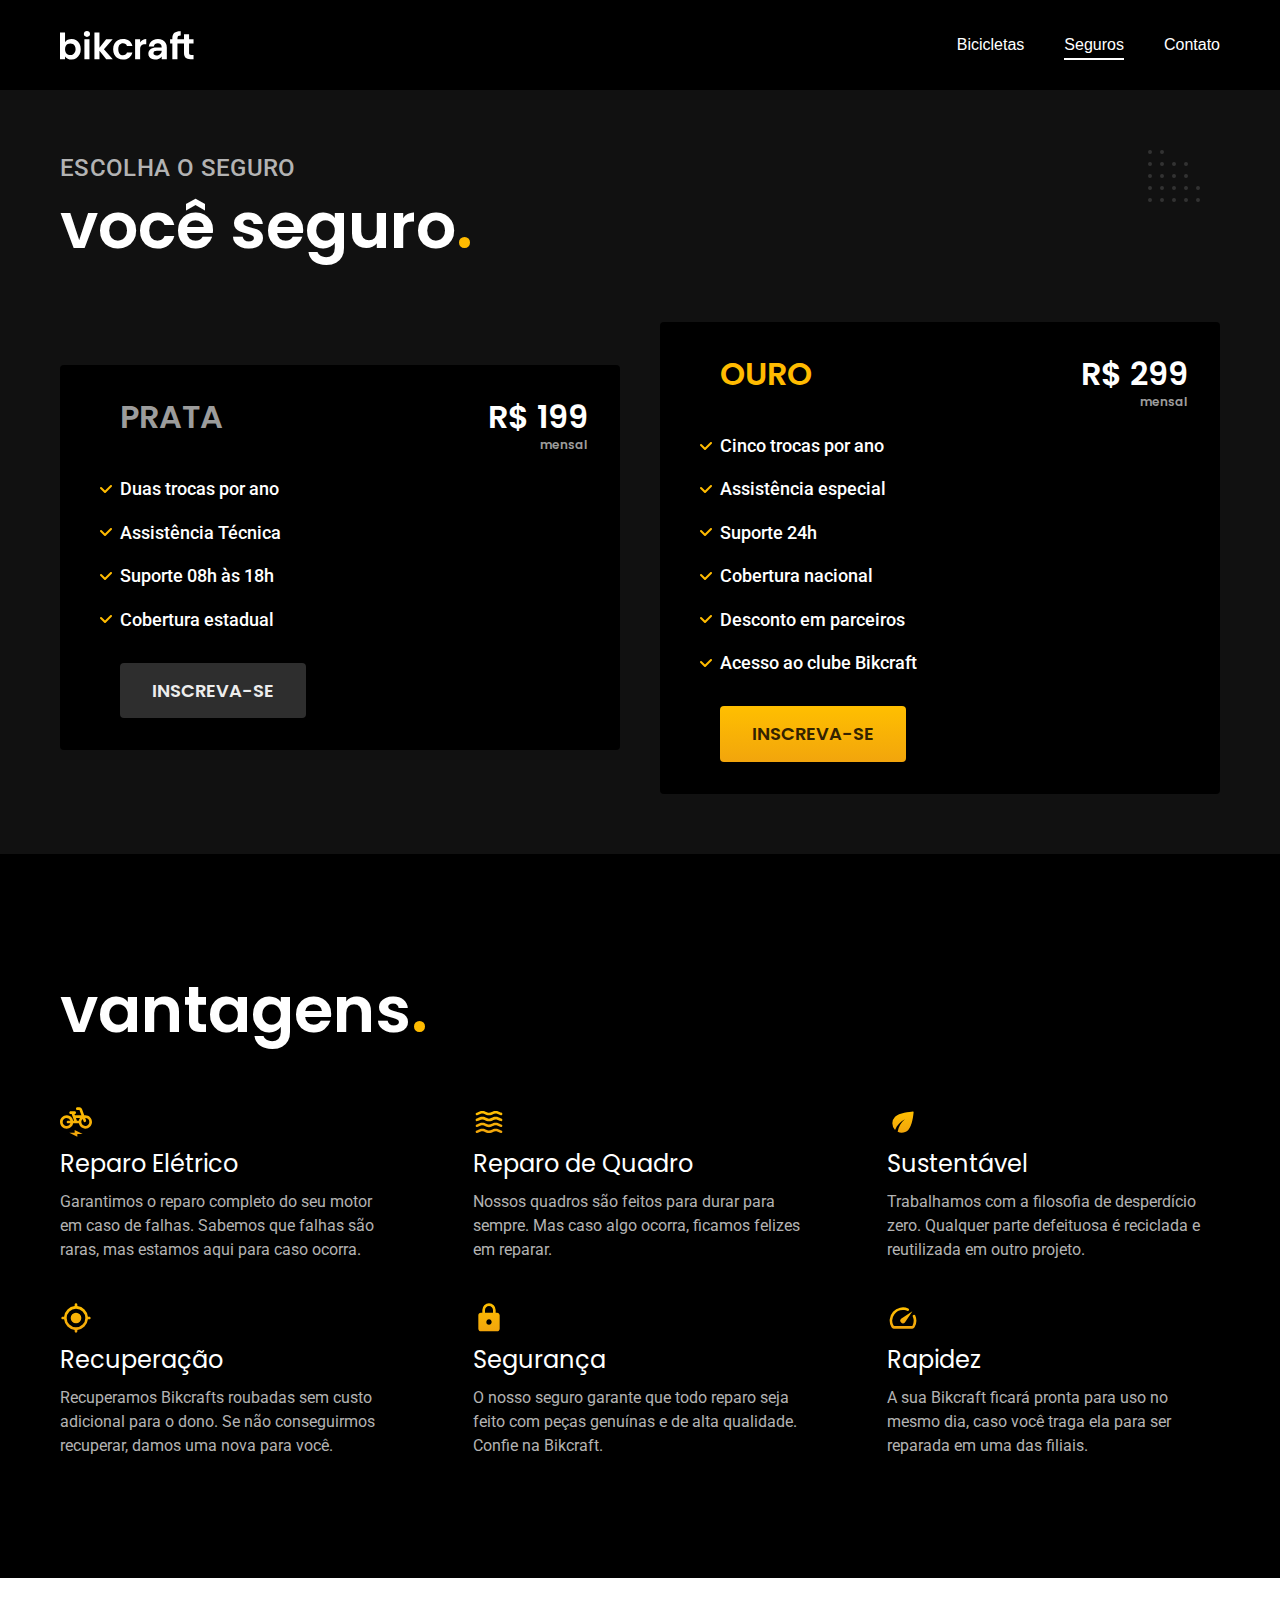
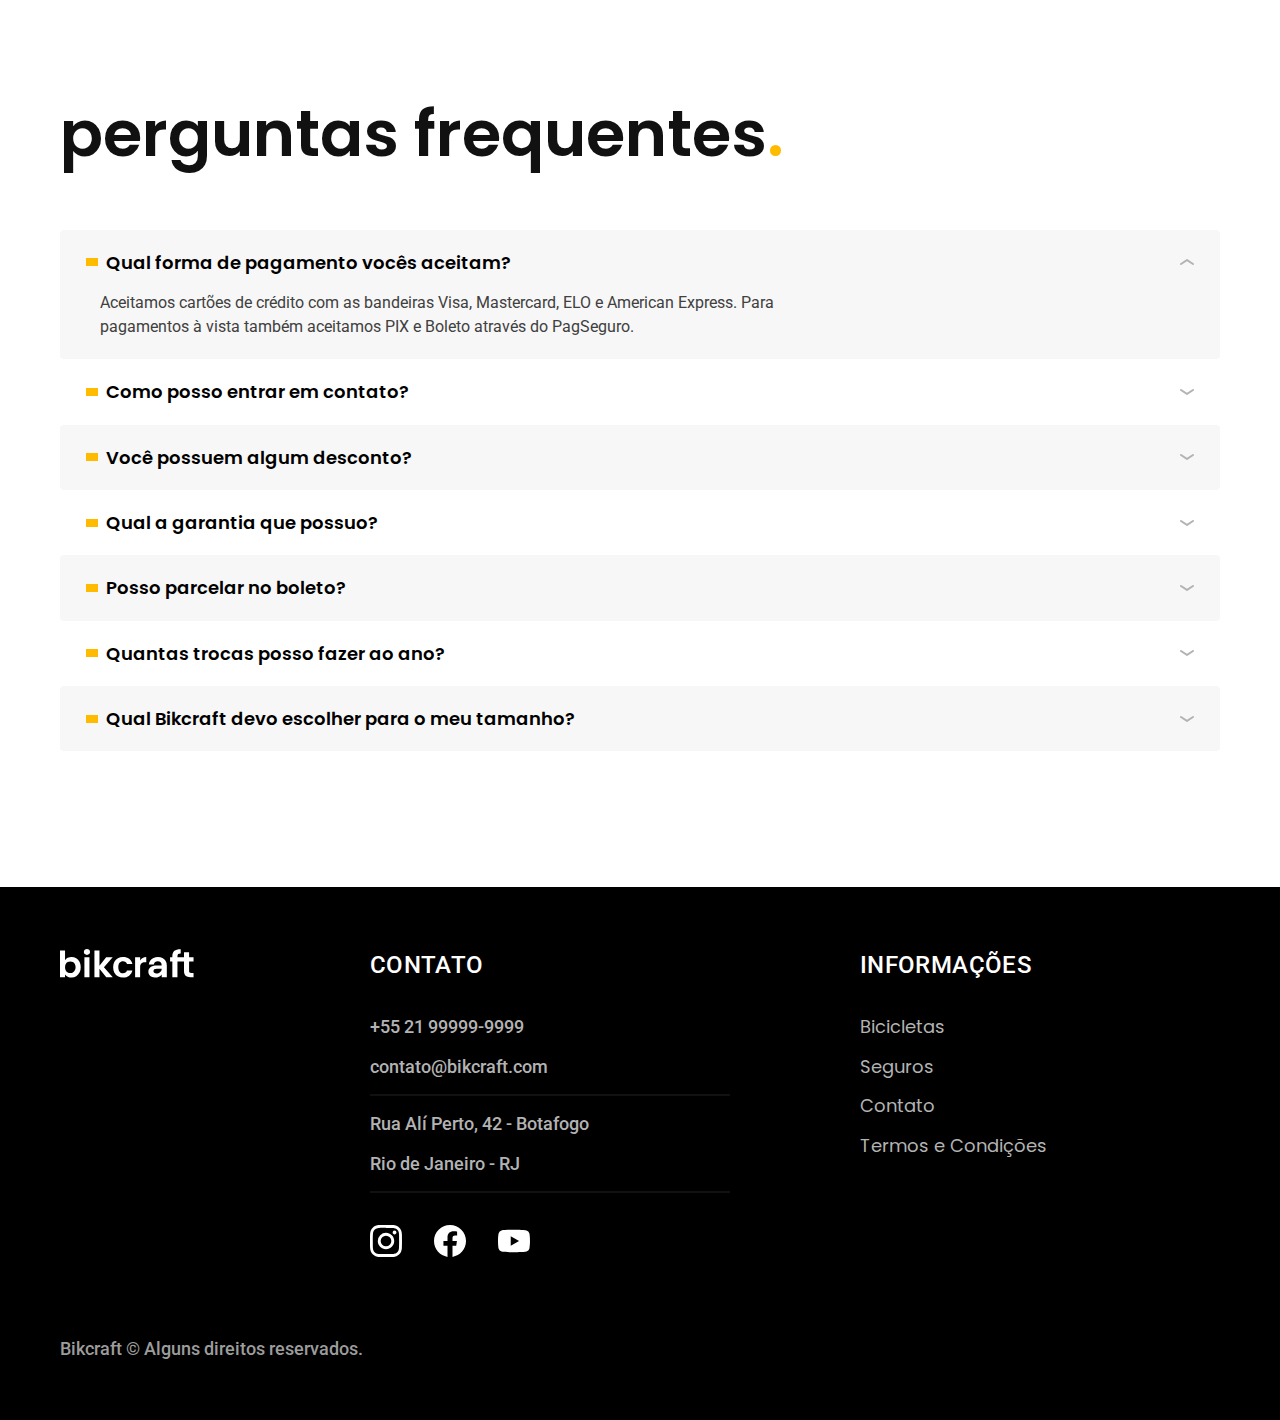
<file: seguros.html>
<!DOCTYPE html>
<html lang="pt-br">

<head>
  <meta charset="UTF-8">
  <meta name="viewport" content="width=device-width, initial-scale=1.0">
  <title>Bikcraft - Seguros</title>
  <meta name="description" content="Seguros.">
  <link rel="icon" href="./img/favicon.svg" type="image/x-icon">
  <link rel="preload" href="./css/style.css" as="style">
  <link rel="stylesheet" href="./css/style.css">
  <script>
    document.documentElement.classList.add('js');
  </script>
  <link rel="preconnect" href="https://fonts.googleapis.com">
  <link rel="preconnect" href="https://fonts.gstatic.com" crossorigin>
  <link href="https://fonts.googleapis.com/css2?family=Merriweather:ital,wght@0,400;1,900&family=Poppins:wght@400;600&family=Roboto:wght@400;500&display=swap" rel="stylesheet">
</head>

<body id="seguros">

  <header class="header-bg">
    <div class="header container">
      <a href="./index.html">
        <img src="./img/bikcraft.svg" alt="Logo Bikcraft">
      </a>
      <nav aria-label="Primária">
        <ul class="header-menu  cor-c0">
          <li><a href="./bicicletas.html">Bicicletas</a></li>
          <li><a href="./seguros.html">Seguros</a></li>
          <li><a href="./contato.html">Contato</a></li>
        </ul>
      </nav>
    </div>
  </header>

  <main class="seguros-bg">
    <div class="titulo-bg">
      <div class="titulo container">
        <p class="font-2-l-b cor-c5 fadeInDown" data-anime="400">Escolha O seguro</p>
        <h1 class="font-1-xxl cor-c0 fadeInDown" data-anime="200">você seguro<span class="cor-p1">.</span></h1>
      </div>
    </div>
    <div class="seguros container">

      <div class="seguros-item">
        <h3 class="font-1-xl cor-c6">PRATA</h3>
        <span class="font-1-xl cor-c0">R$ 199 <span class="font-1-xs cor-c6">mensal</span></span>
        <ul class="font-2-m cor-c0">
          <li>Duas trocas por ano</li>
          <li>Assistência Técnica</li>
          <li>Suporte 08h às 18h</li>
          <li>Cobertura estadual</li>
        </ul>
        <a class="botao-secundario" href="./orcamento.html?tipo=seguro&produto=prata">Inscreva-se</a>
      </div>

      <div class="seguros-item">
        <h3 class="font-1-xl cor-p1">OURO</h3>
        <span class="font-1-xl cor-c0">R$ 299 <span class="font-1-xs cor-c6">mensal</span></span>
        <ul class="font-2-m cor-c0">
          <li>Cinco trocas por ano</li>
          <li>Assistência especial</li>
          <li>Suporte 24h</li>
          <li>Cobertura nacional</li>
          <li>Desconto em parceiros</li>
          <li>Acesso ao clube Bikcraft</li>
        </ul>
        <a class="botao" href="./orcamento.html?tipo=seguro&produto=ouro">Inscreva-se</a>
      </div>
    </div>
  </main>

  <article class="vantagens-bg">
    <div class="vantagens container">
      <h2 class="font-1-xxl cor-c0">vantagens<span class="cor-p1">.</span></h2>
      <ul>
        <li>
          <img src="./img/icones/eletrica.svg" alt="">
          <h3 class="font-1-l cor-c0">Reparo Elétrico</h3>
          <p class="font-2-s cor-c5">Garantimos o reparo completo do seu motor em caso de falhas. Sabemos que falhas são raras, mas estamos aqui para caso ocorra.</p>
        </li>
        <li>
          <img src="./img/icones/carbono.svg" alt="">
          <h3 class="font-1-l cor-c0">Reparo de Quadro</h3>
          <p class="font-2-s cor-c5">Nossos quadros são feitos para durar para sempre. Mas caso algo ocorra, ficamos felizes em reparar.</p>
        </li>
        <li>
          <img src="./img/icones/sustentavel.svg" alt="">
          <h3 class="font-1-l cor-c0">Sustentável</h3>
          <p class="font-2-s cor-c5">Trabalhamos com a filosofia de desperdício zero. Qualquer parte defeituosa é reciclada e reutilizada em outro projeto.</p>
        </li>
        <li>
          <img src="./img/icones/rastreador.svg" alt="">
          <h3 class="font-1-l cor-c0">Recuperação</h3>
          <p class="font-2-s cor-c5">Recuperamos Bikcrafts roubadas sem custo adicional para o dono. Se não conseguirmos recuperar, damos uma nova para você.</p>
        </li>
        <li>
          <img src="./img/icones/seguro.svg" alt="">
          <h3 class="font-1-l cor-c0">Segurança</h3>
          <p class="font-2-s cor-c5">O nosso seguro garante que todo reparo seja feito com peças genuínas e de alta qualidade. Confie na Bikcraft.</p>
        </li>
        <li>
          <img src="./img/icones/velocidade.svg" alt="">
          <h3 class="font-1-l cor-c0">Rapidez</h3>
          <p class="font-2-s cor-c5">A sua Bikcraft ficará pronta para uso no mesmo dia, caso você traga ela para ser reparada em uma das filiais.</p>
        </li>
      </ul>
    </div>
  </article>

  <article class="perguntas container">
    <h2 class="font-1-xxl">perguntas frequentes<span class="cor-p1">.</span></h2>
    <dl>
      <div>
        <dt><button class="font-1-m-b" aria-controls="pergunta1" aria-expanded="true">Qual forma de pagamento vocês aceitam?</button></dt>
        <dd id="pergunta1" class="font-2-s cor-c9 ativa">Aceitamos cartões de crédito com as bandeiras Visa, Mastercard, ELO e American Express. Para pagamentos à vista também aceitamos PIX e Boleto através do PagSeguro.</dd>
      </div>
      <div>
        <dt><button class="font-1-m-b" aria-controls="pergunta2" aria-expanded="false">Como posso entrar em contato?</button></dt>
        <dd id="pergunta2" class="font-2-s cor-c9">Aceitamos cartões de crédito com as bandeiras Visa, Mastercard, ELO e American Express. Para pagamentos à vista também aceitamos PIX e Boleto através do PagSeguro.</dd>
      </div>
      <div>
        <dt><button class="font-1-m-b" aria-controls="pergunta3" aria-expanded="false">Você possuem algum desconto?</button></dt>
        <dd id="pergunta3" class="font-2-s cor-c9">Aceitamos cartões de crédito com as bandeiras Visa, Mastercard, ELO e American Express. Para pagamentos à vista também aceitamos PIX e Boleto através do PagSeguro.</dd>
      </div>
      <div>
        <dt><button class="font-1-m-b" aria-controls="pergunta4" aria-expanded="false">Qual a garantia que possuo?</button></dt>
        <dd id="pergunta4" class="font-2-s cor-c9">Aceitamos cartões de crédito com as bandeiras Visa, Mastercard, ELO e American Express. Para pagamentos à vista também aceitamos PIX e Boleto através do PagSeguro.</dd>
      </div>
      <div>
        <dt><button class="font-1-m-b" aria-controls="pergunta5" aria-expanded="false">Posso parcelar no boleto?</button></dt>
        <dd id="pergunta5" class="font-2-s cor-c9">Aceitamos cartões de crédito com as bandeiras Visa, Mastercard, ELO e American Express. Para pagamentos à vista também aceitamos PIX e Boleto através do PagSeguro.</dd>
      </div>
      <div>
        <dt><button class="font-1-m-b" aria-controls="pergunta6" aria-expanded="false">Quantas trocas posso fazer ao ano?</button></dt>
        <dd id="pergunta6" class="font-2-s cor-c9">Aceitamos cartões de crédito com as bandeiras Visa, Mastercard, ELO e American Express. Para pagamentos à vista também aceitamos PIX e Boleto através do PagSeguro.</dd>
      </div>
      <div>
        <dt><button class="font-1-m-b" aria-controls="pergunta7" aria-expanded="false">Qual Bikcraft devo escolher para o meu tamanho?</button></dt>
        <dd id="pergunta7" class="font-2-s cor-c9">Aceitamos cartões de crédito com as bandeiras Visa, Mastercard, ELO e American Express. Para pagamentos à vista também aceitamos PIX e Boleto através do PagSeguro.</dd>
      </div>
    </dl>
  </article>

  <footer class="footer-bg">
    <div class="footer container">
      <img src="./img/bikcraft.svg" alt="Logo Bikcraft">
      <div class="footer-contato">
        <h3 class="font-2-l-b cor-c0">Contato</h3>
        <ul class=" font-2-m cor-c5">
          <li><a href="tel:+5521999999999">+55 21 99999-9999</a></li>
          <li><a href="mailto:contato@bikcraft.com">contato@bikcraft.com</a></li>
          <li>Rua Alí Perto, 42 - Botafogo</li>
          <li>Rio de Janeiro - RJ</li>
        </ul>
        <div class="footer-redes">
          <a href="./">
            <img src="./img/icones/redes/instagram.svg" alt="">
          </a>
          <a href="./">
            <img src="./img/icones/redes/facebook.svg" alt="">
          </a>
          <a href="./">
            <img src="./img/icones/redes/youtube.svg" alt="">
          </a>
        </div>
      </div>
      <div class="footer-informacoes">
        <h3 class="font-2-l-b cor-c0">Informações</h3>
        <nav>
          <ul class="font-1-m cor-c5">
            <li><a href="./bicicletas.html">Bicicletas</a></li>
            <li><a href="./seguros.html">Seguros</a></li>
            <li><a href="./contato.html">Contato</a></li>
            <li><a href="./termos.html">Termos e Condições</a></li>
          </ul>
        </nav>
      </div>
      <p class="font-2-m cor-c6 footer-copy">Bikcraft © Alguns direitos reservados.</p>
    </div>
  </footer>

  <script src="./js/plugins/simple-anime.js"></script>
  <script src="./js/script.js"></script>
</body>

</html>
</file>
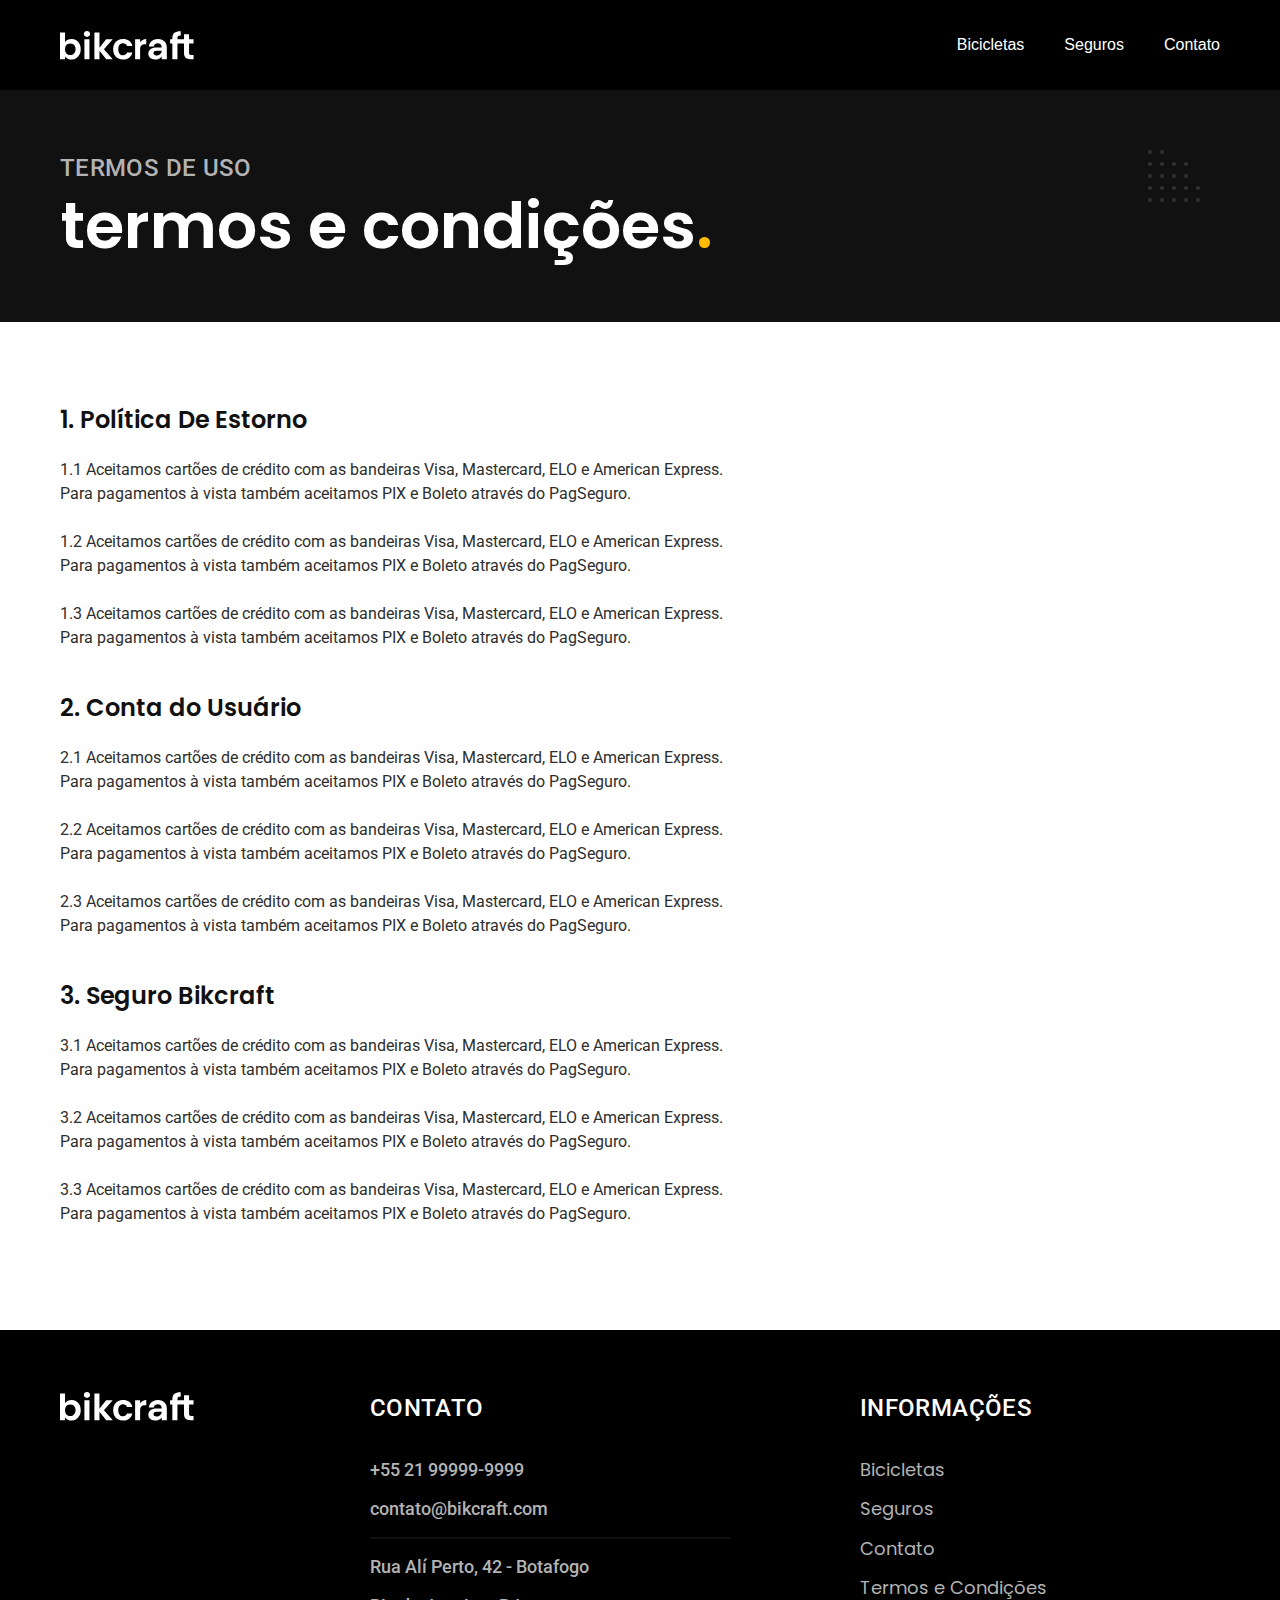
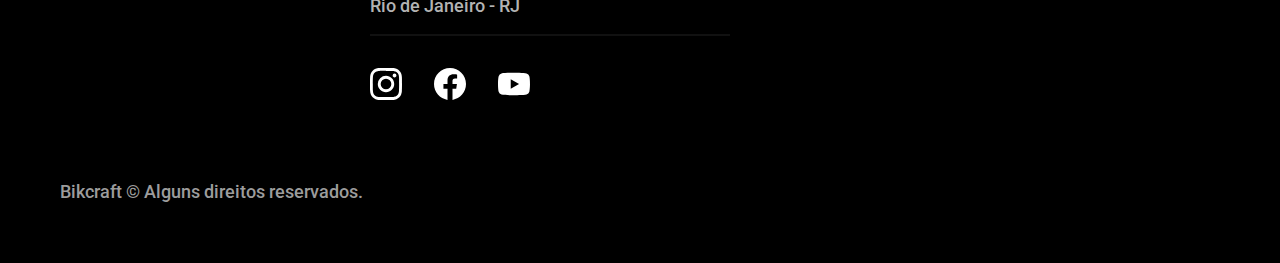
<file: termos.html>
<!DOCTYPE html>
<html lang="pt-br">

<head>
  <meta charset="UTF-8">
  <meta name="viewport" content="width=device-width, initial-scale=1.0">
  <title>Termos e Condições | Bikcraft</title>
  <meta name="description" content="Termos e Condições.">
  <link rel="icon" href="./img/favicon.svg" type="image/x-icon">
  <link rel="preload" href="./css/style.css" as="style">
  <link rel="stylesheet" href="./css/style.css">
  <script>
    document.documentElement.classList.add('js');
  </script>
  <link rel="preconnect" href="https://fonts.googleapis.com">
  <link rel="preconnect" href="https://fonts.gstatic.com" crossorigin>
  <link href="https://fonts.googleapis.com/css2?family=Merriweather:ital,wght@0,400;1,900&family=Poppins:wght@400;600&family=Roboto:wght@400;500&display=swap" rel="stylesheet">
</head>

<body id="termos">

  <header class="header-bg">
    <div class="header container">
      <a href="./index.html">
        <img src="./img/bikcraft.svg" alt="Logo Bikcraft">
      </a>
      <nav aria-label="Primária">
        <ul class="header-menu  cor-c0">
          <li><a href="./bicicletas.html">Bicicletas</a></li>
          <li><a href="./seguros.html">Seguros</a></li>
          <li><a href="./contato.html">Contato</a></li>
        </ul>
      </nav>
    </div>
  </header>

  <main>
    <div class="titulo-bg">
      <div class="titulo container">
        <p class="font-2-l-b cor-c5 fadeInDown" data-anime="400">Termos de uso</p>
        <h1 class="font-1-xxl cor-c0 fadeInDown" data-anime="200">termos e condições<span class="cor-p1">.</span></h1>
      </div>
    </div>

    <div class="termos container font-2-s cor-c10">
      <h2 class="font-1-l cor-c11">1. Política De Estorno</h2>
      <p>1.1 Aceitamos cartões de crédito com as bandeiras Visa, Mastercard, ELO e American Express. Para pagamentos à vista também aceitamos PIX e Boleto através do PagSeguro.</p>
      <p>1.2 Aceitamos cartões de crédito com as bandeiras Visa, Mastercard, ELO e American Express. Para pagamentos à vista também aceitamos PIX e Boleto através do PagSeguro.</p>
      <p>1.3 Aceitamos cartões de crédito com as bandeiras Visa, Mastercard, ELO e American Express. Para pagamentos à vista também aceitamos PIX e Boleto através do PagSeguro.</p>

      <h2 class="font-1-l cor-c11">2. Conta do Usuário</h2>
      <p>2.1 Aceitamos cartões de crédito com as bandeiras Visa, Mastercard, ELO e American Express. Para pagamentos à vista também aceitamos PIX e Boleto através do PagSeguro.</p>
      <p>2.2 Aceitamos cartões de crédito com as bandeiras Visa, Mastercard, ELO e American Express. Para pagamentos à vista também aceitamos PIX e Boleto através do PagSeguro.</p>
      <p>2.3 Aceitamos cartões de crédito com as bandeiras Visa, Mastercard, ELO e American Express. Para pagamentos à vista também aceitamos PIX e Boleto através do PagSeguro.</p>

      <h2 class="font-1-l cor-c11">3. Seguro Bikcraft</h2>
      <p>3.1 Aceitamos cartões de crédito com as bandeiras Visa, Mastercard, ELO e American Express. Para pagamentos à vista também aceitamos PIX e Boleto através do PagSeguro.</p>
      <p>3.2 Aceitamos cartões de crédito com as bandeiras Visa, Mastercard, ELO e American Express. Para pagamentos à vista também aceitamos PIX e Boleto através do PagSeguro.</p>
      <p>3.3 Aceitamos cartões de crédito com as bandeiras Visa, Mastercard, ELO e American Express. Para pagamentos à vista também aceitamos PIX e Boleto através do PagSeguro.</p>
    </div>
  </main>



  <footer class="footer-bg">
    <div class="footer container">
      <img src="./img/bikcraft.svg" alt="Logo Bikcraft">
      <div class="footer-contato">
        <h3 class="font-2-l-b cor-c0">Contato</h3>
        <ul class=" font-2-m cor-c5">
          <li><a href="tel:+5521999999999">+55 21 99999-9999</a></li>
          <li><a href="mailto:contato@bikcraft.com">contato@bikcraft.com</a></li>
          <li>Rua Alí Perto, 42 - Botafogo</li>
          <li>Rio de Janeiro - RJ</li>
        </ul>
        <div class="footer-redes">
          <a href="./">
            <img src="./img/icones/redes/instagram.svg" alt="">
          </a>
          <a href="./">
            <img src="./img/icones/redes/facebook.svg" alt="">
          </a>
          <a href="./">
            <img src="./img/icones/redes/youtube.svg" alt="">
          </a>
        </div>
      </div>
      <div class="footer-informacoes">
        <h3 class="font-2-l-b cor-c0">Informações</h3>
        <nav>
          <ul class="font-1-m cor-c5">
            <li><a href="./bicicletas.html">Bicicletas</a></li>
            <li><a href="./seguros.html">Seguros</a></li>
            <li><a href="./contato.html">Contato</a></li>
            <li><a href="./termos.html">Termos e Condições</a></li>
          </ul>
        </nav>
      </div>
      <p class="font-2-m cor-c6 footer-copy">Bikcraft © Alguns direitos reservados.</p>
    </div>
  </footer>

  <script src="./js/plugins/simple-anime.js"></script>
  <script src="./js/script.js"></script>
</body>

</html>
</file>
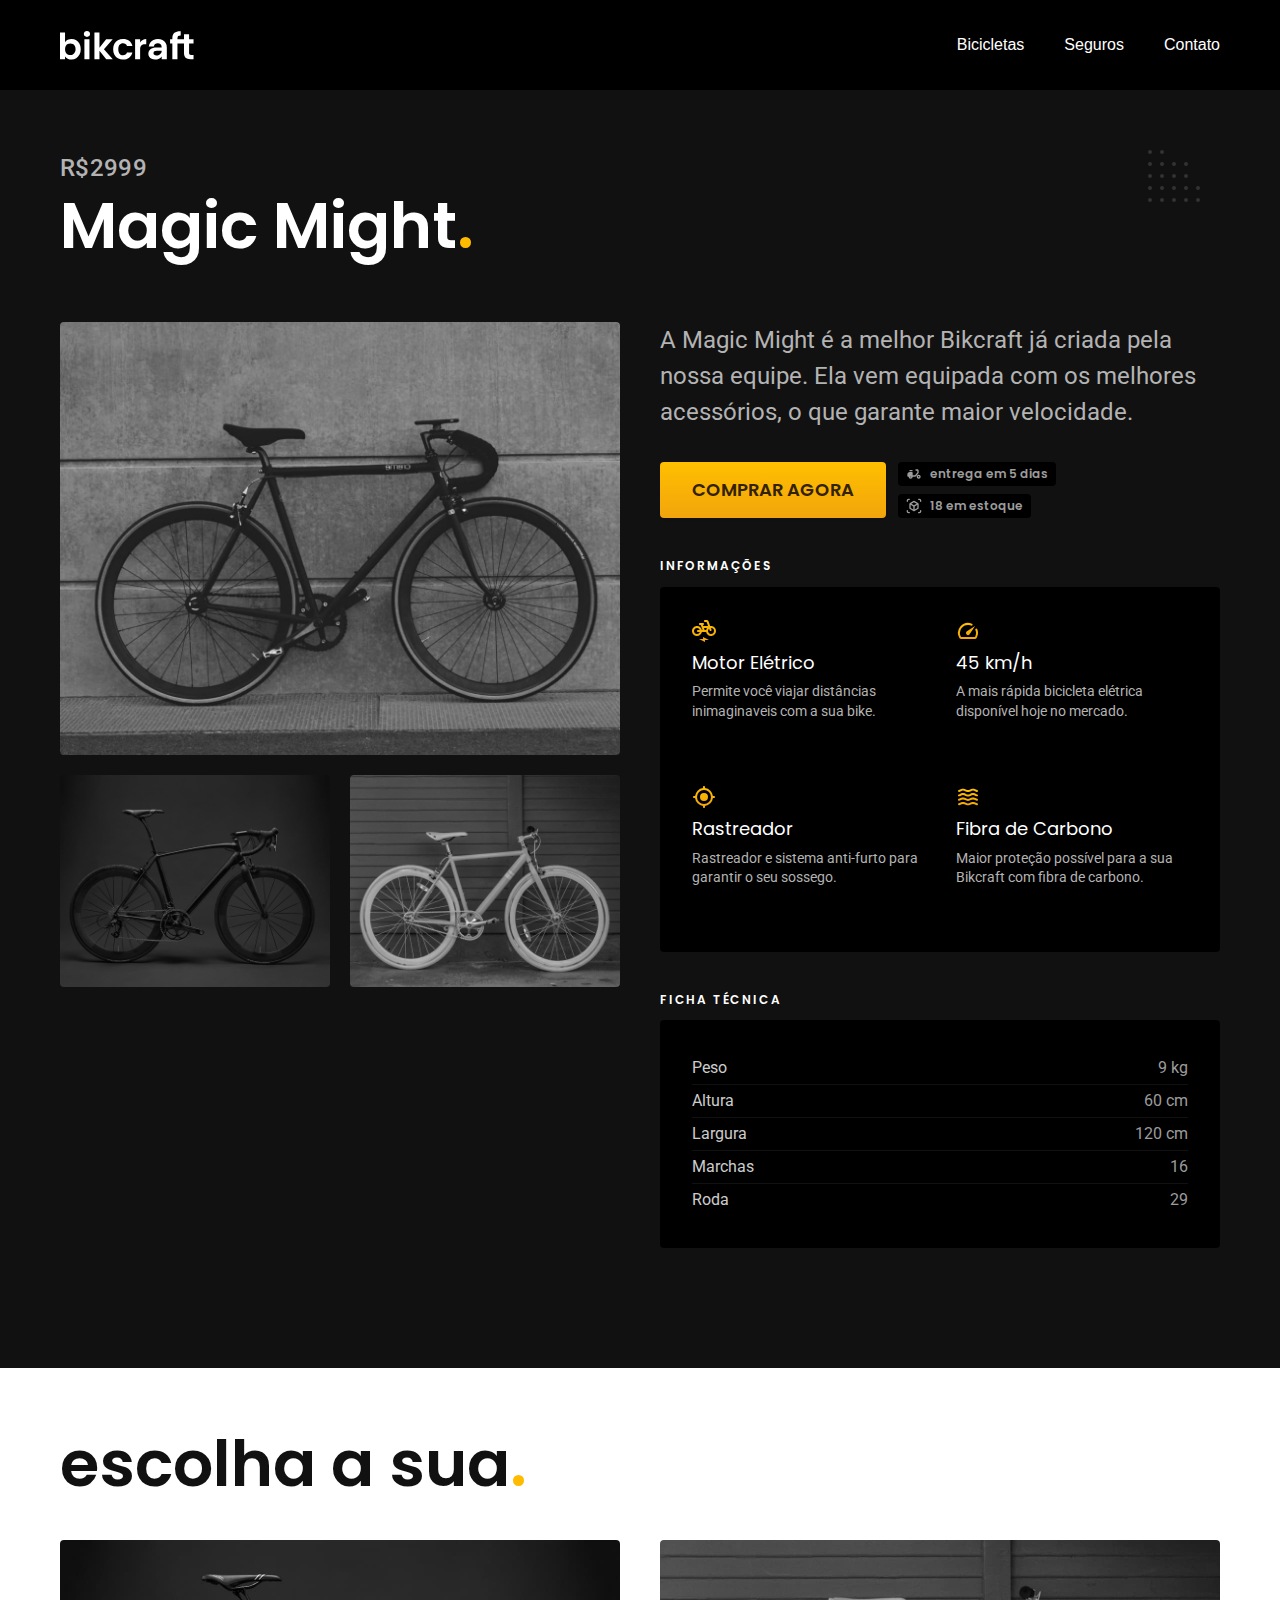
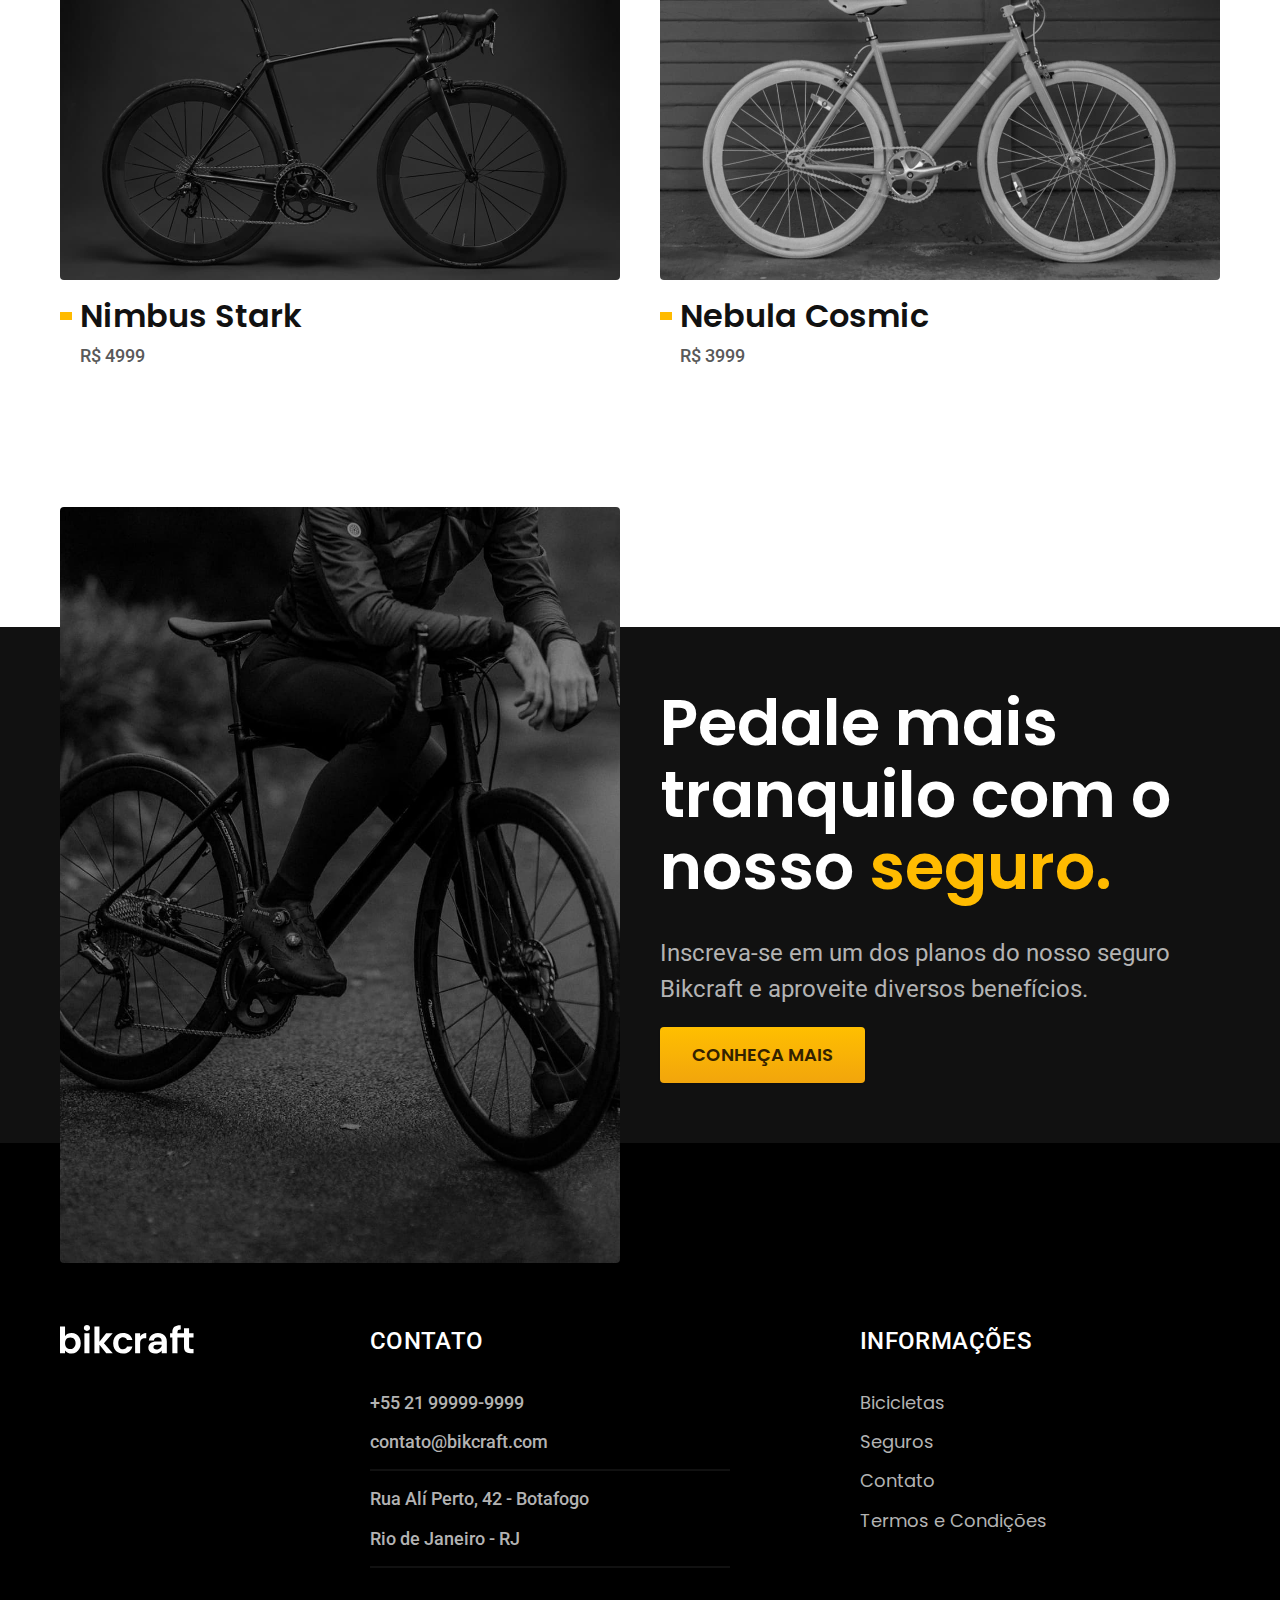
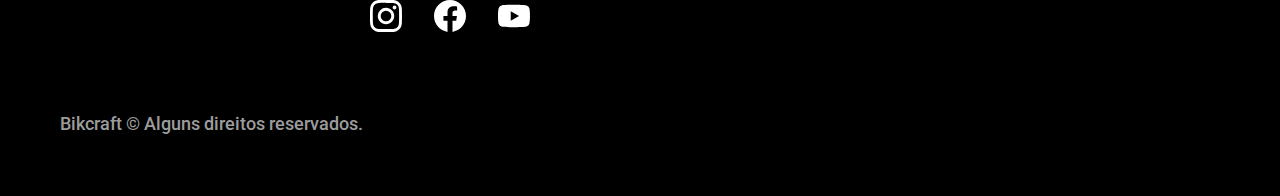
<file: bicicletas/magic.html>
<!DOCTYPE html>
<html lang="pt-br">

<head>
  <meta charset="UTF-8">
  <meta name="viewport" content="width=device-width, initial-scale=1.0">
  <title>Magic Might | Bikcraft</title>
  <meta name="description" content="Bicicleta Magic Might.">
  <link rel="icon" href="../img/favicon.svg" type="image/x-icon">
  <link rel="stylesheet" href="../css/style.css">
  <script>
    document.documentElement.classList.add('js');
  </script>
  <link rel="preconnect" href="https://fonts.googleapis.com">
  <link rel="preconnect" href="https://fonts.gstatic.com" crossorigin>
  <link href="https://fonts.googleapis.com/css2?family=Merriweather:ital,wght@0,400;1,900&family=Poppins:wght@400;600&family=Roboto:wght@400;500&display=swap" rel="stylesheet">
</head>

<body id="bicicleta">

  <header class="header-bg">
    <div class="header container">
      <a href="../index.html">
        <img src="../img/bikcraft.svg" alt="Logo Bikcraft">
      </a>
      <nav aria-label="Primária">
        <ul class="header-menu  cor-c0">
          <li><a href="../bicicletas.html">Bicicletas</a></li>
          <li><a href="../seguros.html">Seguros</a></li>
          <li><a href="../contato.html">Contato</a></li>
        </ul>
      </nav>
    </div>
  </header>

  <main class="titulo-bg">
    <div>
      <div class=" titulo container">
        <p class="font-2-l-b cor-c5 fadeInDown" data-anime="400">R$2999</p>
        <h1 class="font-1-xxl cor-c0 fadeInDown" data-anime="200">Magic Might<span class="cor-p1">.</span></h1>
      </div>
    </div>

    <div class="bicicleta container">
      <div class="bicicleta-imagens">
        <img src="../img/bicicleta/nimbus2.jpg" alt="Magic">
        <img src="../img/bicicleta/nimbus1.jpg" alt="Nimbus">
        <img src="../img/bicicleta/nimbus3.jpg" alt="Nebula">
      </div>
      <div class="bicicleta-conteudo">
        <p class="font-2-l cor-c5">A Magic Might é a melhor Bikcraft já criada pela nossa equipe. Ela vem equipada com os melhores acessórios, o que garante maior velocidade.</p>
        <div class="bicicleta-comprar">
          <a class="botao" href="../orcamento.html?tipo=bikcraft&produto=magic">Comprar Agora</a>
          <span class="font-1-xs cor-c6"><img src="../img/icones/entrega.svg" alt="">entrega em 5 dias</span>
          <span class="font-1-xs cor-c6"><img src="../img/icones/estoque.svg" alt="">18 em estoque</span>
        </div>
        <h2 class="font-1-xs cor-c0">Informações</h2>

        <ul class="bicicleta-informacoes">
          <li>
            <img src="../img/icones/eletrica.svg" alt="">
            <h3 class="font-1-m cor-c0">Motor Elétrico</h3>
            <p class="font-2-xs cor-c5">Permite você viajar distâncias inimaginaveis com a sua bike.</p>
          </li>
          <li>
            <img src="../img/icones/velocidade.svg" alt="">
            <h3 class="font-1-m cor-c0">45 km/h</h3>
            <p class="font-2-xs cor-c5">A mais rápida bicicleta elétrica disponível hoje no mercado.</p>
          </li>
          <li>
            <img src="../img/icones/rastreador.svg" alt="">
            <h3 class="font-1-m cor-c0">Rastreador</h3>
            <p class="font-2-xs cor-c5">Rastreador e sistema anti-furto para garantir o seu sossego.</p>
          </li>
          <li>
            <img src="../img/icones/carbono.svg" alt="">
            <h3 class="font-1-m cor-c0">Fibra de Carbono</h3>
            <p class="font-2-xs cor-c5">Maior proteção possível para a sua Bikcraft com fibra de carbono.</p>
          </li>
        </ul>

        <h2 class="font-1-xs cor-c0">Ficha Técnica</h2>

        <ul class="bicicleta-ficha font-2-s cor-c4">
          <li>Peso <span class="cor-c6">9 kg</span> </li>
          <li>Altura <span class="cor-c6">60 cm</span> </li>
          <li>Largura <span class="cor-c6">120 cm</span> </li>
          <li>Marchas <span class="cor-c6">16</span> </li>
          <li>Roda <span class="cor-c6">29</span> </li>
        </ul>
      </div>
    </div>
  </main>

  <article class="bicicletas-lista container">
    <h2 class="font-1-xxl cor-c11">escolha a sua<span class="cor-p1">.</span></h2>
    <ul class="bicicletas-lista-itens">
      <li>
        <a href="../bicicletas/nimbus.html">
          <img src="../img/bicicletas/nimbus.jpg" alt="Bicicleta Preta">
          <h3 class="font-1-xl cor-c11">Nimbus Stark</h3>
          <span class="font-2-m cor-c8">R$ 4999</span>
        </a>
      </li>
      <li>
        <a href="../bicicletas/nebula.html">
          <img src="../img/bicicletas/nebula.jpg" alt="Bicicleta Preta">
          <h3 class="font-1-xl cor-c11">Nebula Cosmic</h3>
          <span class="font-2-m cor-c8">R$ 3999</span>
        </a>
      </li>
    </ul>
  </article>

  <article class="seguro-bg">
    <div class="seguro container">
      <div class="seguro-imagem">
        <img src="../img/fotos/seguros.jpg" alt="Pessoa Parada em cima de uma bicicleta">
      </div>
      <div class="seguro-conteudo">
        <h2 class="font-1-xxl cor-c0">Pedale mais tranquilo com o nosso <span class="cor-p1">seguro.</span> </h2>
        <p class="font-2-l cor-c5">Inscreva-se em um dos planos do nosso seguro Bikcraft e aproveite diversos benefícios.</p>
        <a class="botao" href="../seguros.html">Conheça Mais</a>
      </div>
    </div>
  </article>

  <footer class="footer-bg">
    <div class="footer container">
      <img src="../img/bikcraft.svg" alt="Logo Bikcraft">
      <div class="footer-contato">
        <h3 class="font-2-l-b cor-c0">Contato</h3>
        <ul class=" font-2-m cor-c5">
          <li><a href="tel:+5521999999999">+55 21 99999-9999</a></li>
          <li><a href="mailto:contato@bikcraft.com">contato@bikcraft.com</a></li>
          <li>Rua Alí Perto, 42 - Botafogo</li>
          <li>Rio de Janeiro - RJ</li>
        </ul>
        <div class="footer-redes">
          <a href="./">
            <img src="../img/icones/redes/instagram.svg" alt="">
          </a>
          <a href="./">
            <img src="../img/icones/redes/facebook.svg" alt="">
          </a>
          <a href="./">
            <img src="../img/icones/redes/youtube.svg" alt="">
          </a>
        </div>
      </div>
      <div class="footer-informacoes">
        <h3 class="font-2-l-b cor-c0">Informações</h3>
        <nav>
          <ul class="font-1-m cor-c5">
            <li><a href="../bicicletas.html">Bicicletas</a></li>
            <li><a href="../seguros.html">Seguros</a></li>
            <li><a href="../contato.html">Contato</a></li>
            <li><a href="../termos.html">Termos e Condições</a></li>
          </ul>
        </nav>
      </div>
      <p class="font-2-m cor-c6 footer-copy">Bikcraft © Alguns direitos reservados.</p>
    </div>
  </footer>

  <script src="../js/plugins/simple-anime.js"></script>
  <script src="../js/script.js"></script>
</body>

</html>
</file>
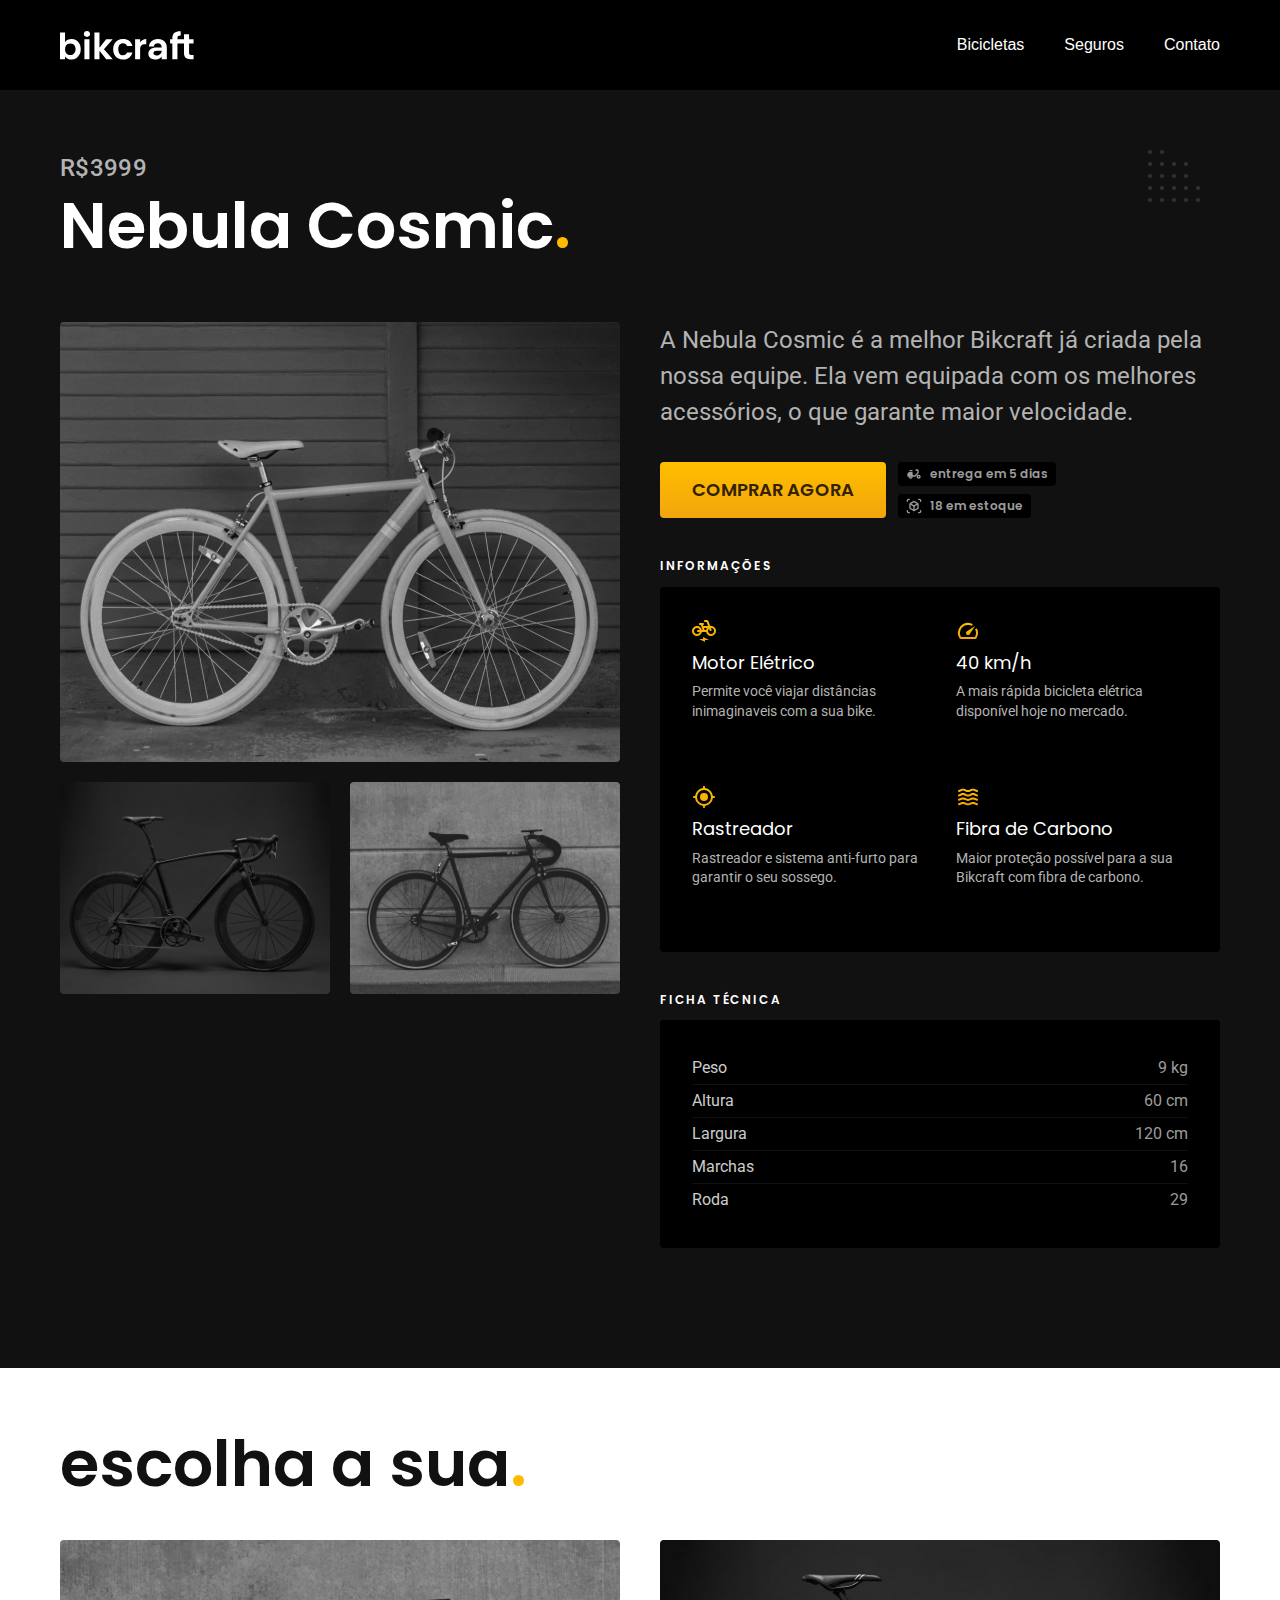
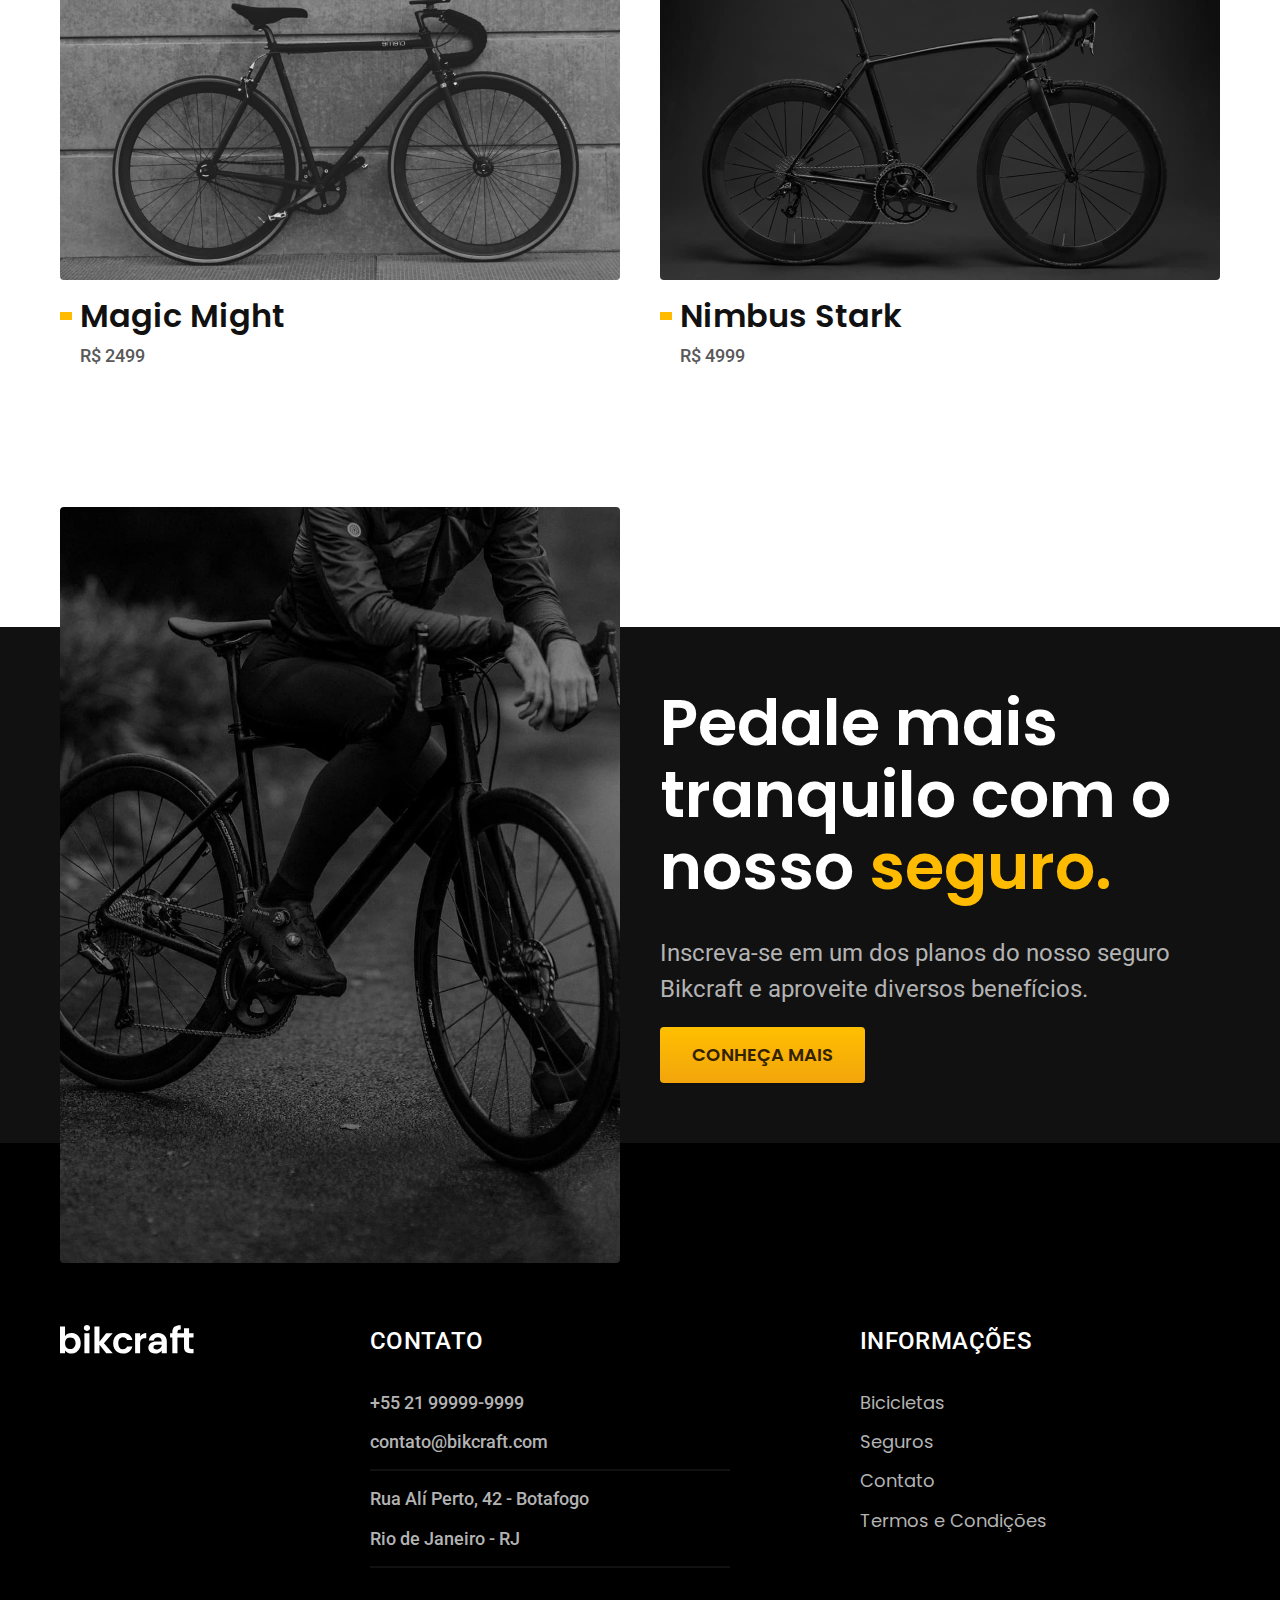
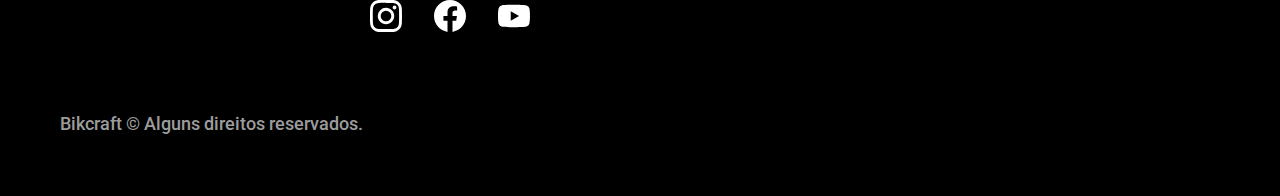
<file: bicicletas/nebula.html>
<!DOCTYPE html>
<html lang="pt-br">

<head>
  <meta charset="UTF-8">
  <meta name="viewport" content="width=device-width, initial-scale=1.0">
  <title>Nebula Cosmic | Bikcraft</title>
  <meta name="description" content="Bicicleta Nebula Cosmic.">
  <link rel="icon" href="../img/favicon.svg" type="image/x-icon">
  <link rel="stylesheet" href="../css/style.css">
  <script>
    document.documentElement.classList.add('js');
  </script>
  <link rel="preconnect" href="https://fonts.googleapis.com">
  <link rel="preconnect" href="https://fonts.gstatic.com" crossorigin>
  <link href="https://fonts.googleapis.com/css2?family=Merriweather:ital,wght@0,400;1,900&family=Poppins:wght@400;600&family=Roboto:wght@400;500&display=swap" rel="stylesheet">
</head>

<body id="bicicleta">

  <header class="header-bg">
    <div class="header container">
      <a href="../index.html">
        <img src="../img/bikcraft.svg" alt="Logo Bikcraft">
      </a>
      <nav aria-label="Primária">
        <ul class="header-menu  cor-c0">
          <li><a href="../bicicletas.html">Bicicletas</a></li>
          <li><a href="../seguros.html">Seguros</a></li>
          <li><a href="../contato.html">Contato</a></li>
        </ul>
      </nav>
    </div>
  </header>

  <main class="titulo-bg">
    <div>
      <div class="titulo container">
        <p class="font-2-l-b cor-c5 fadeInDown" data-anime="400">R$3999</p>
        <h1 class="font-1-xxl cor-c0 fadeInDown" data-anime="200">Nebula Cosmic<span class="cor-p1">.</span></h1>
      </div>
    </div>

    <div class="bicicleta container">
      <div class="bicicleta-imagens">
        <img src="../img/bicicleta/nimbus3.jpg" alt="Nebula">
        <img src="../img/bicicleta/nimbus1.jpg" alt="Nimbus">
        <img src="../img/bicicleta/nimbus2.jpg" alt="Magic">
      </div>
      <div class="bicicleta-conteudo">
        <p class="font-2-l cor-c5">A Nebula Cosmic é a melhor Bikcraft já criada pela nossa equipe. Ela vem equipada com os melhores acessórios, o que garante maior velocidade.</p>
        <div class="bicicleta-comprar">
          <a class="botao" href="../orcamento.html?tipo=bikcraft&produto=nebula">Comprar Agora</a>
          <span class="font-1-xs cor-c6"><img src="../img/icones/entrega.svg" alt="">entrega em 5 dias</span>
          <span class="font-1-xs cor-c6"><img src="../img/icones/estoque.svg" alt="">18 em estoque</span>
        </div>
        <h2 class="font-1-xs cor-c0">Informações</h2>

        <ul class="bicicleta-informacoes">
          <li>
            <img src="../img/icones/eletrica.svg" alt="">
            <h3 class="font-1-m cor-c0">Motor Elétrico</h3>
            <p class="font-2-xs cor-c5">Permite você viajar distâncias inimaginaveis com a sua bike.</p>
          </li>
          <li>
            <img src="../img/icones/velocidade.svg" alt="">
            <h3 class="font-1-m cor-c0">40 km/h</h3>
            <p class="font-2-xs cor-c5">A mais rápida bicicleta elétrica disponível hoje no mercado.</p>
          </li>
          <li>
            <img src="../img/icones/rastreador.svg" alt="">
            <h3 class="font-1-m cor-c0">Rastreador</h3>
            <p class="font-2-xs cor-c5">Rastreador e sistema anti-furto para garantir o seu sossego.</p>
          </li>
          <li>
            <img src="../img/icones/carbono.svg" alt="">
            <h3 class="font-1-m cor-c0">Fibra de Carbono</h3>
            <p class="font-2-xs cor-c5">Maior proteção possível para a sua Bikcraft com fibra de carbono.</p>
          </li>
        </ul>

        <h2 class="font-1-xs cor-c0">Ficha Técnica</h2>

        <ul class="bicicleta-ficha font-2-s cor-c4">
          <li>Peso <span class="cor-c6">9 kg</span> </li>
          <li>Altura <span class="cor-c6">60 cm</span> </li>
          <li>Largura <span class="cor-c6">120 cm</span> </li>
          <li>Marchas <span class="cor-c6">16</span> </li>
          <li>Roda <span class="cor-c6">29</span> </li>
        </ul>
      </div>
    </div>
  </main>

  <article class="bicicletas-lista container">
    <h2 class="font-1-xxl cor-c11">escolha a sua<span class="cor-p1">.</span></h2>
    <ul class="bicicletas-lista-itens">
      <li>
        <a href="../bicicletas/magic.html">
          <img src="../img/bicicletas/magic.jpg" alt="Bicicleta Preta">
          <h3 class="font-1-xl cor-c11">Magic Might</h3>
          <span class="font-2-m cor-c8">R$ 2499</span>
        </a>
      </li>
      <li>
        <a href="../bicicletas/nimbus.html">
          <img src="../img/bicicletas/nimbus.jpg" alt="Bicicleta Preta">
          <h3 class="font-1-xl cor-c11">Nimbus Stark</h3>
          <span class="font-2-m cor-c8">R$ 4999</span>
        </a>
      </li>
    </ul>
  </article>

  <article class="seguro-bg">
    <div class="seguro container">
      <div class="seguro-imagem">
        <img src="../img/fotos/seguros.jpg" alt="Pessoa Parada em cima de uma bicicleta">
      </div>
      <div class="seguro-conteudo">
        <h2 class="font-1-xxl cor-c0">Pedale mais tranquilo com o nosso <span class="cor-p1">seguro.</span> </h2>
        <p class="font-2-l cor-c5">Inscreva-se em um dos planos do nosso seguro Bikcraft e aproveite diversos benefícios.</p>
        <a class="botao" href="../seguros.html">Conheça Mais</a>
      </div>
    </div>
  </article>

  <footer class="footer-bg">
    <div class="footer container">
      <img src="../img/bikcraft.svg" alt="Logo Bikcraft">
      <div class="footer-contato">
        <h3 class="font-2-l-b cor-c0">Contato</h3>
        <ul class=" font-2-m cor-c5">
          <li><a href="tel:+5521999999999">+55 21 99999-9999</a></li>
          <li><a href="mailto:contato@bikcraft.com">contato@bikcraft.com</a></li>
          <li>Rua Alí Perto, 42 - Botafogo</li>
          <li>Rio de Janeiro - RJ</li>
        </ul>
        <div class="footer-redes">
          <a href="./">
            <img src="../img/icones/redes/instagram.svg" alt="">
          </a>
          <a href="./">
            <img src="../img/icones/redes/facebook.svg" alt="">
          </a>
          <a href="./">
            <img src="../img/icones/redes/youtube.svg" alt="">
          </a>
        </div>
      </div>
      <div class="footer-informacoes">
        <h3 class="font-2-l-b cor-c0">Informações</h3>
        <nav>
          <ul class="font-1-m cor-c5">
            <li><a href="../bicicletas.html">Bicicletas</a></li>
            <li><a href="../seguros.html">Seguros</a></li>
            <li><a href="../contato.html">Contato</a></li>
            <li><a href="../termos.html">Termos e Condições</a></li>
          </ul>
        </nav>
      </div>
      <p class="font-2-m cor-c6 footer-copy">Bikcraft © Alguns direitos reservados.</p>
    </div>
  </footer>

  <script src="../js/plugins/simple-anime.js"></script>
  <script src="../js/script.js"></script>

</body>

</html>
</file>
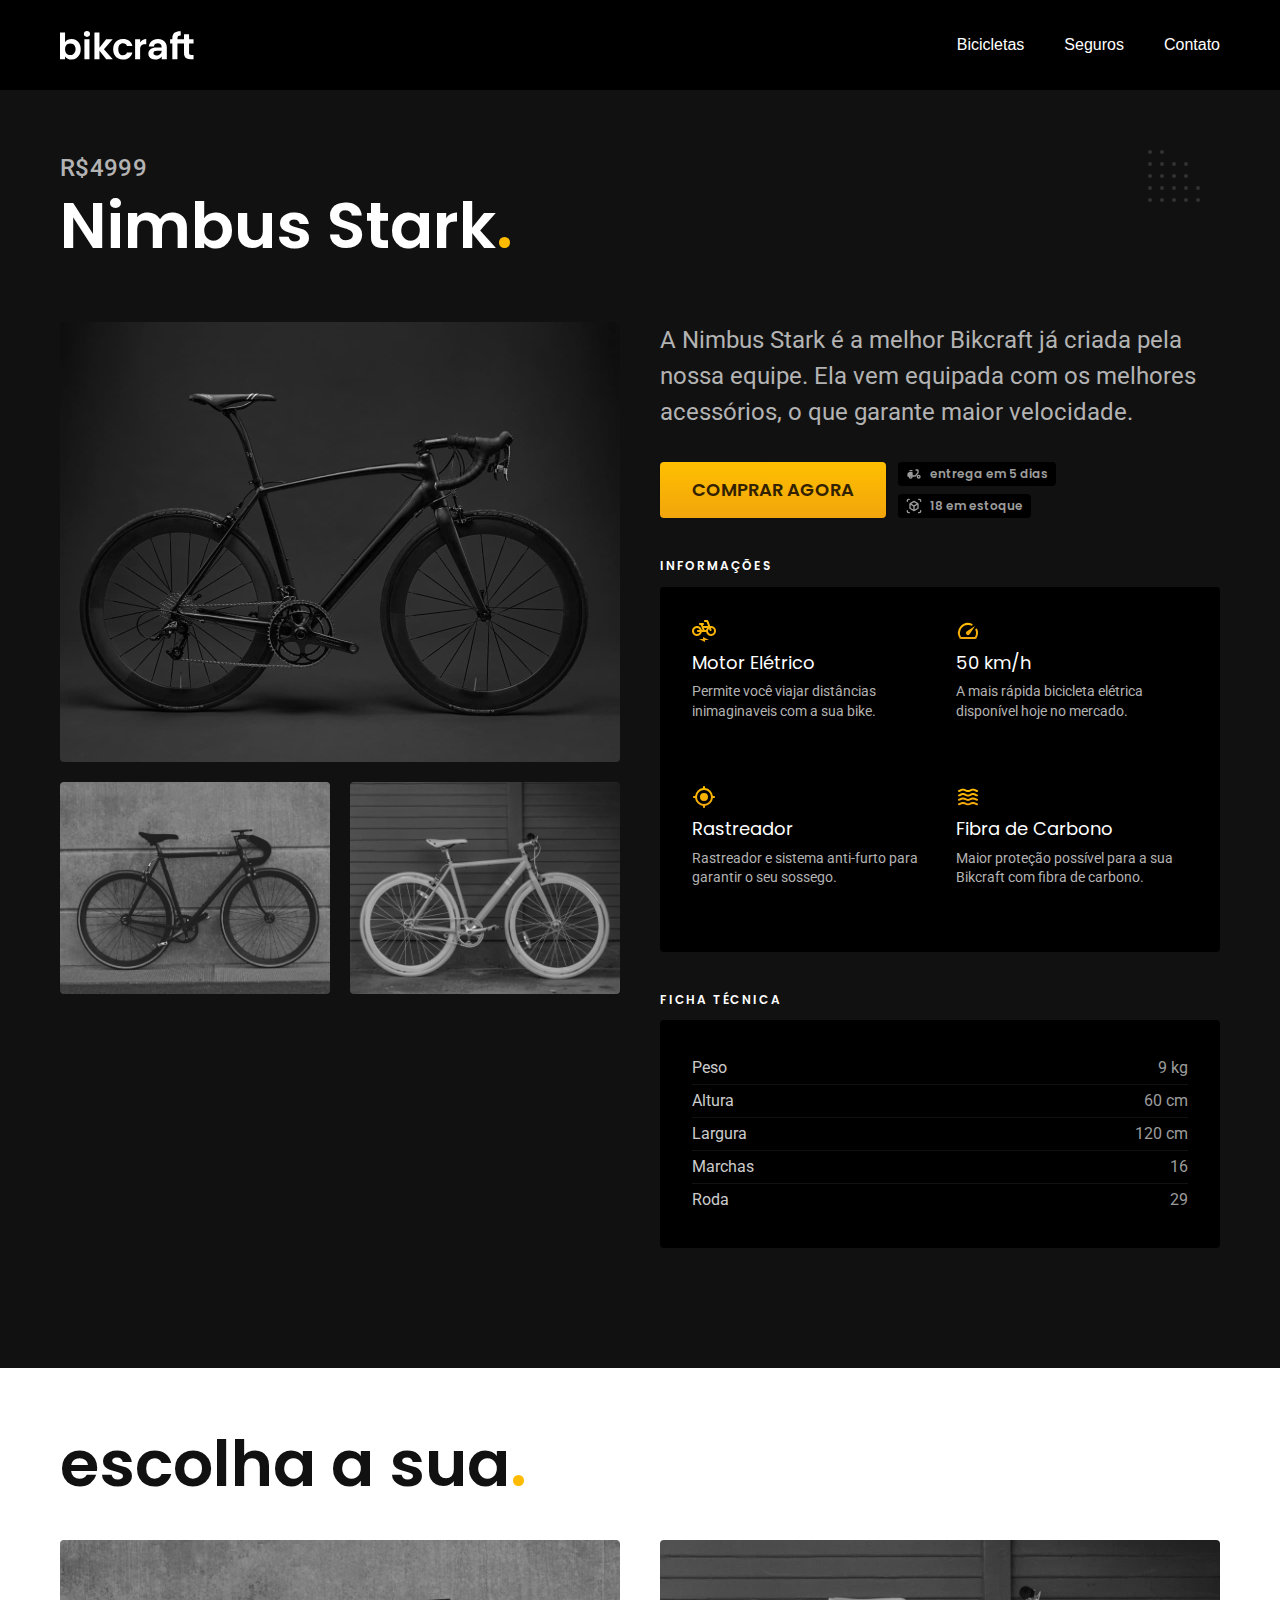
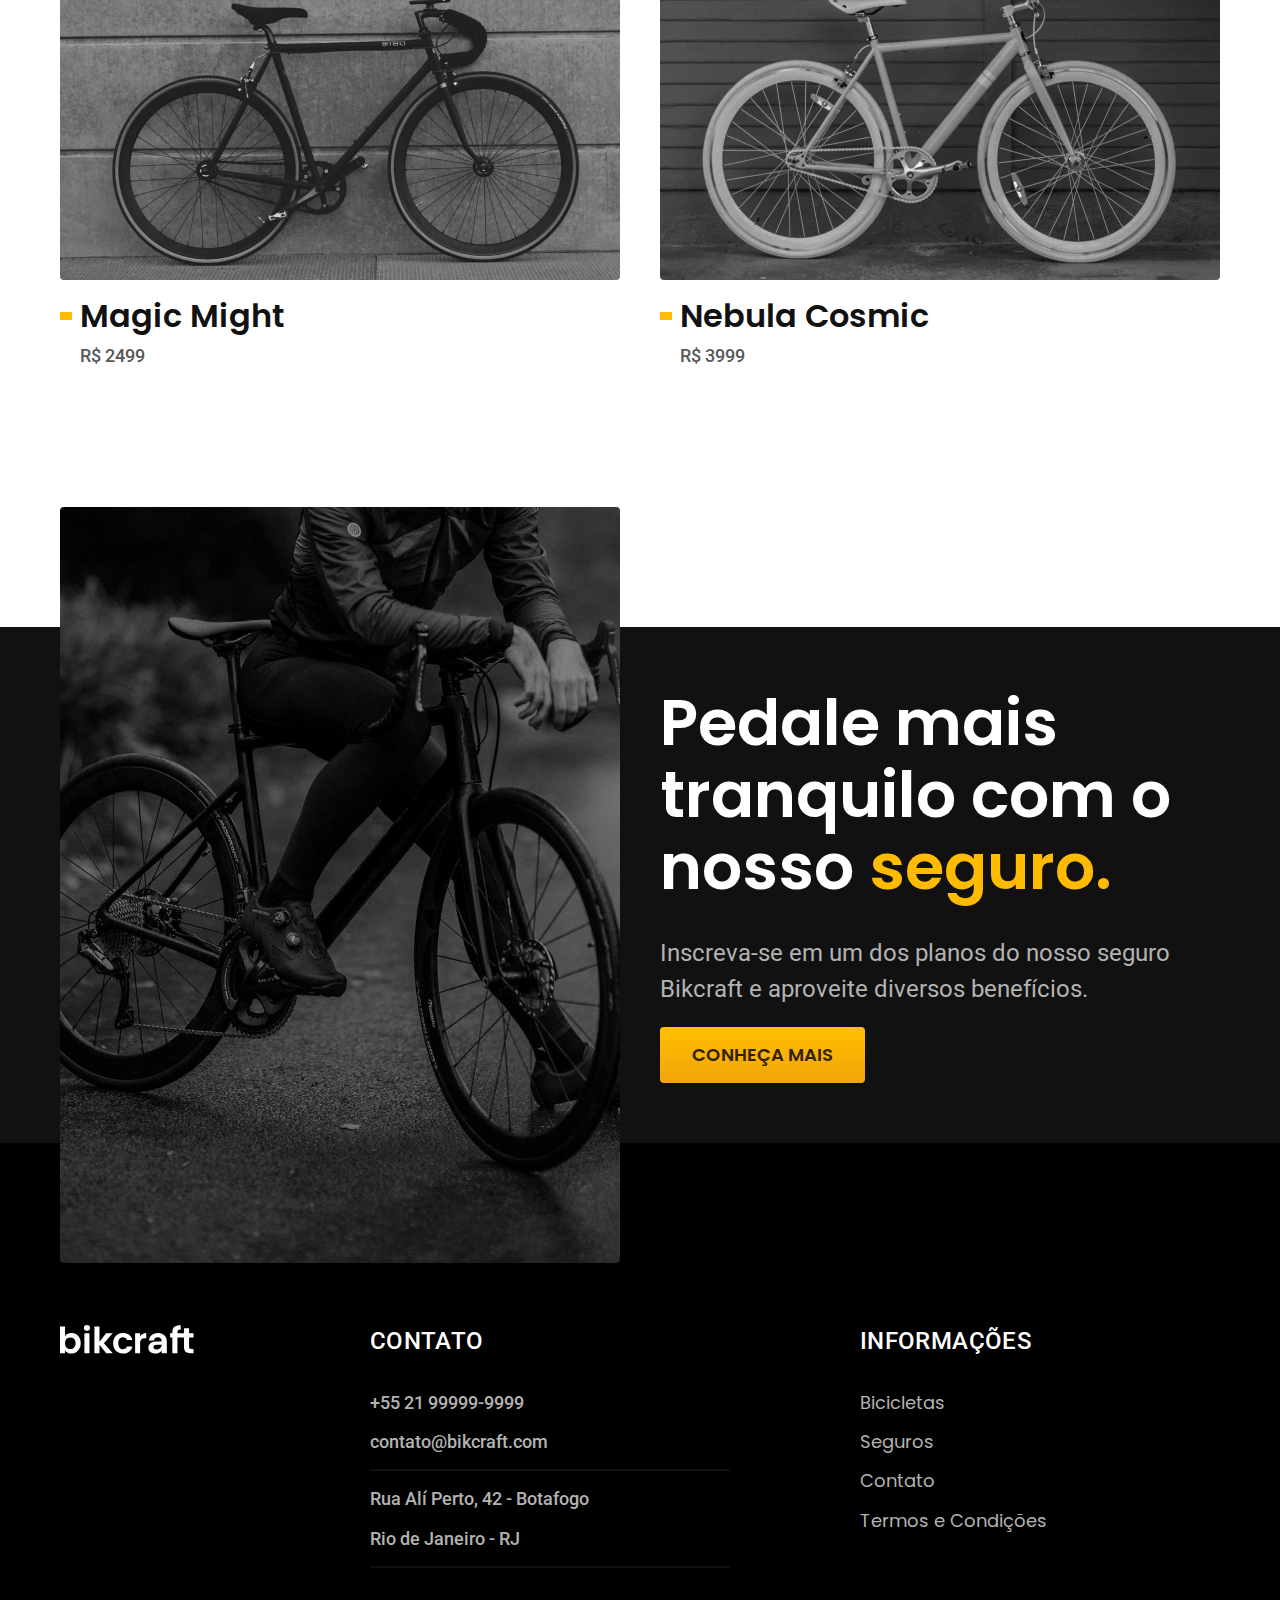
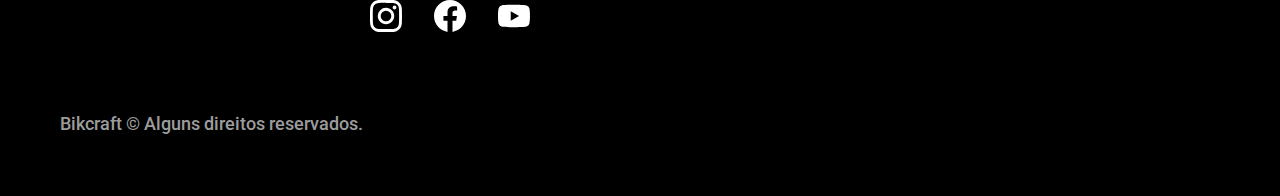
<file: bicicletas/nimbus.html>
<!DOCTYPE html>
<html lang="pt-br">

<head>
  <meta charset="UTF-8">
  <meta name="viewport" content="width=device-width, initial-scale=1.0">
  <title>Nimbus Stark | Bikcraft</title>
  <meta name="description" content="Bicicleta Nimbus Stark.">
  <link rel="icon" href="../img/favicon.svg" type="image/x-icon">
  <link rel="stylesheet" href="../css/style.css">
  <script>
    document.documentElement.classList.add('js');
  </script>
  <link rel="preconnect" href="https://fonts.googleapis.com">
  <link rel="preconnect" href="https://fonts.gstatic.com" crossorigin>
  <link href="https://fonts.googleapis.com/css2?family=Merriweather:ital,wght@0,400;1,900&family=Poppins:wght@400;600&family=Roboto:wght@400;500&display=swap" rel="stylesheet">
</head>

<body id="bicicleta">

  <header class="header-bg">
    <div class="header container">
      <a href="../index.html">
        <img src="../img/bikcraft.svg" alt="Logo Bikcraft">
      </a>
      <nav aria-label="Primária">
        <ul class="header-menu  cor-c0">
          <li><a href="../bicicletas.html">Bicicletas</a></li>
          <li><a href="../seguros.html">Seguros</a></li>
          <li><a href="../contato.html">Contato</a></li>
        </ul>
      </nav>
    </div>
  </header>

  <main class="titulo-bg">
    <div>
      <div class="titulo container">
        <p class="font-2-l-b cor-c5 fadeInDown" data-anime="400">R$4999</p>
        <h1 class="font-1-xxl cor-c0 fadeInDown" data-anime="200">Nimbus Stark<span class="cor-p1">.</span></h1>
      </div>
    </div>

    <div class="bicicleta container">
      <div class="bicicleta-imagens">
        <img src="../img/bicicleta/nimbus1.jpg" alt="Nimbus">
        <img src="../img/bicicleta/nimbus2.jpg" alt="Magic">
        <img src="../img/bicicleta/nimbus3.jpg" alt="Nebula">
      </div>
      <div class="bicicleta-conteudo">
        <p class="font-2-l cor-c5">A Nimbus Stark é a melhor Bikcraft já criada pela nossa equipe. Ela vem equipada com os melhores acessórios, o que garante maior velocidade.</p>
        <div class="bicicleta-comprar">
          <a class="botao" href="../orcamento.html?tipo=bikcraft&produto=nimbus">Comprar Agora</a>
          <span class="font-1-xs cor-c6"><img src="../img/icones/entrega.svg" alt="">entrega em 5 dias</span>
          <span class="font-1-xs cor-c6"><img src="../img/icones/estoque.svg" alt="">18 em estoque</span>
        </div>
        <h2 class="font-1-xs cor-c0">Informações</h2>

        <ul class="bicicleta-informacoes">
          <li>
            <img src="../img/icones/eletrica.svg" alt="">
            <h3 class="font-1-m cor-c0">Motor Elétrico</h3>
            <p class="font-2-xs cor-c5">Permite você viajar distâncias inimaginaveis com a sua bike.</p>
          </li>
          <li>
            <img src="../img/icones/velocidade.svg" alt="">
            <h3 class="font-1-m cor-c0">50 km/h</h3>
            <p class="font-2-xs cor-c5">A mais rápida bicicleta elétrica disponível hoje no mercado.</p>
          </li>
          <li>
            <img src="../img/icones/rastreador.svg" alt="">
            <h3 class="font-1-m cor-c0">Rastreador</h3>
            <p class="font-2-xs cor-c5">Rastreador e sistema anti-furto para garantir o seu sossego.</p>
          </li>
          <li>
            <img src="../img/icones/carbono.svg" alt="">
            <h3 class="font-1-m cor-c0">Fibra de Carbono</h3>
            <p class="font-2-xs cor-c5">Maior proteção possível para a sua Bikcraft com fibra de carbono.</p>
          </li>
        </ul>

        <h2 class="font-1-xs cor-c0">Ficha Técnica</h2>

        <ul class="bicicleta-ficha font-2-s cor-c4">
          <li>Peso <span class="cor-c6">9 kg</span> </li>
          <li>Altura <span class="cor-c6">60 cm</span> </li>
          <li>Largura <span class="cor-c6">120 cm</span> </li>
          <li>Marchas <span class="cor-c6">16</span> </li>
          <li>Roda <span class="cor-c6">29</span> </li>
        </ul>
      </div>
    </div>
  </main>

  <article class="bicicletas-lista container">
    <h2 class="font-1-xxl cor-c11">escolha a sua<span class="cor-p1">.</span></h2>
    <ul class="bicicletas-lista-itens">
      <li>
        <a href="../bicicletas/magic.html">
          <img src="../img/bicicletas/magic.jpg" alt="Bicicleta Preta">
          <h3 class="font-1-xl cor-c11">Magic Might</h3>
          <span class="font-2-m cor-c8">R$ 2499</span>
        </a>
      </li>
      <li>
        <a href="../bicicletas/nebula.html">
          <img src="../img/bicicletas/nebula.jpg" alt="Bicicleta Preta">
          <h3 class="font-1-xl cor-c11">Nebula Cosmic</h3>
          <span class="font-2-m cor-c8">R$ 3999</span>
        </a>
      </li>
    </ul>
  </article>

  <article class="seguro-bg">
    <div class="seguro container">
      <div class="seguro-imagem">
        <img src="../img/fotos/seguros.jpg" alt="Pessoa Parada em cima de uma bicicleta">
      </div>
      <div class="seguro-conteudo">
        <h2 class="font-1-xxl cor-c0">Pedale mais tranquilo com o nosso <span class="cor-p1">seguro.</span> </h2>
        <p class="font-2-l cor-c5">Inscreva-se em um dos planos do nosso seguro Bikcraft e aproveite diversos benefícios.</p>
        <a class="botao" href="../seguros.html">Conheça Mais</a>
      </div>
    </div>
  </article>

  <footer class="footer-bg">
    <div class="footer container">
      <img src="../img/bikcraft.svg" alt="Logo Bikcraft">
      <div class="footer-contato">
        <h3 class="font-2-l-b cor-c0">Contato</h3>
        <ul class=" font-2-m cor-c5">
          <li><a href="tel:+5521999999999">+55 21 99999-9999</a></li>
          <li><a href="mailto:contato@bikcraft.com">contato@bikcraft.com</a></li>
          <li>Rua Alí Perto, 42 - Botafogo</li>
          <li>Rio de Janeiro - RJ</li>
        </ul>
        <div class="footer-redes">
          <a href="./">
            <img src="../img/icones/redes/instagram.svg" alt="">
          </a>
          <a href="./">
            <img src="../img/icones/redes/facebook.svg" alt="">
          </a>
          <a href="./">
            <img src="../img/icones/redes/youtube.svg" alt="">
          </a>
        </div>
      </div>
      <div class="footer-informacoes">
        <h3 class="font-2-l-b cor-c0">Informações</h3>
        <nav>
          <ul class="font-1-m cor-c5">
            <li><a href="../bicicletas.html">Bicicletas</a></li>
            <li><a href="../seguros.html">Seguros</a></li>
            <li><a href="../contato.html">Contato</a></li>
            <li><a href="../termos.html">Termos e Condições</a></li>
          </ul>
        </nav>
      </div>
      <p class="font-2-m cor-c6 footer-copy">Bikcraft © Alguns direitos reservados.</p>
    </div>
  </footer>

  <script src="../js/plugins/simple-anime.js"></script>
  <script src="../js/script.js"></script>
</body>

</html>
</file>
<file: css/style.css>
body{margin:0;font-family:Arial,Helvetica,sans-serif;color:#111}blockquote,dd,h1,h2,h3,p{margin:0}ul{list-style:none;margin:0;padding:0}a{text-decoration:none;display:inline-block;color:inherit}img{max-width:100%;display:block}img[src$=".jpg"]{border-radius:4px}.font-1-xs{font:600 0.75rem/1.35 Poppins,sans-serif}.font-2-xs{font:400 0.875rem/1.4 Roboto,sans-serif}.font-2-s{font:400 1rem/1.5 Roboto,sans-serif}.font-1-s{font:400 1rem/1.5 Poppins,sans-serif}.font-2-m{font:500 1.125rem/1.3 Roboto,sans-serif}.font-1-m-b{font:600 1.125rem/1.3 Poppins,sans-serif}.font-1-m{font:400 1.125rem/1.3 Poppins,sans-serif}.font-2-l-b{font:500 1.5rem/1.5 Roboto,sans-serif;letter-spacing:.015em;text-transform:uppercase}.font-2-l{font:400 1.5rem/1.5 Roboto,sans-serif}.font-1-l{font:400 1.5rem/1.5 Poppins,sans-serif}.font-1-xl{font:600 2rem/1.25 Poppins,sans-serif}.font-1-xxl{font:600 4rem/1.125 Poppins,sans-serif}@media (max-width:1200px){.font-1-xxl{font-size:3rem}.font-2-l .font-2-l-b{font-size:1.125rem}}@media (max-width:800px){.font-1-xxl{font-size:2rem}.font-1-xl{font-size:1.5rem}}:root{--cor-c0:#ffffff;--cor-c1:#f7f7f7;--cor-c2:#ededed;--cor-c3:#dedede;--cor-c4:#cccccc;--cor-c5:#b3b3b3;--cor-c6:#9c9c9c;--cor-c7:#707070;--cor-c8:#595959;--cor-c9:#404040;--cor-c10:#2e2e2e;--cor-c11:#111111;--cor-c12:#000000;--cor-p1:#ffbb00;--cor-p2:#e5a40b;--cor-p3:#a66f00;--cor-p4:#664400;--cor-p5:#332200}.cor-c0{color:var(--cor-c0)}.cor-c1{color:var(--cor-c1)}.cor-c2{color:var(--cor-c2)}.cor-c3{color:var(--cor-c3)}.cor-c4{color:var(--cor-c4)}.cor-c5{color:var(--cor-c5)}.cor-c6{color:var(--cor-c6)}.cor-c7{color:var(--cor-c7)}.cor-c8{color:var(--cor-c8)}.cor-c9{color:var(--cor-c9)}.cor-c10{color:var(--cor-c10)}.cor-c11{color:var(--cor-c11)}.cor-c12{color:var(--cor-c12)}.cor-p1{color:var(--cor-p1)}.cor-p2{color:var(--cor-p2)}.cor-p3{color:var(--cor-p3)}.cor-p4{color:var(--cor-p4)}.cor-p5{color:var(--cor-p5)}.js .fadeInDown{transform:translate3d(0,-20px,0)}.js .fadeInUp{transform:translate3d(0,20px,0)}.js .fadeInRight{transform:translate3d(20px,0,0)}.js .fadeInLeft{transform:translate3d(-20px,0,0)}.js [data-anime]{opacity:0}.js .anime{opacity:1;transform:none;transition:transform .8s,opacity .8s}.header-bg{background-color:var(--cor-c12)}.header{margin:0 auto;display:flex;flex-wrap:wrap;gap:20px;justify-content:space-between;align-items:center;padding-top:20px;padding-bottom:20px}.header-menu{display:flex;flex-wrap:wrap;gap:40px}.header-menu a{padding:16px 0;position:relative}.header-menu a::after{content:"";display:block;width:0;height:2px;background-color:var(--cor-c0);margin-top:4px;transition:.3s;position:absolute}.header-menu a.ativo::after,.header-menu a:hover::after{width:100%}@media (max-width:800px){.header-menu{gap:20px}.header-menu a{background-color:var(--cor-c11);padding:12px 16px;border-radius:4px}.header-menu a:hover{background-color:var(--cor-c10)}.header-menu a:after{display:none}}@media (max-width:400px){.header-menu{gap:12px}.header-menu a{padding:8px 12px;font-size:14px}}.footer-bg{background-color:var(--cor-c12)}.footer{display:grid;grid-template-columns:3fr 5fr 4fr;gap:40px;padding-top:60px;padding-bottom:60px}.footer h3{margin-bottom:32px}.footer-contato ul{margin-bottom:32px}.footer-contato li:nth-child(2n)::after{content:"";display:block;max-width:360px;height:2px;background-color:var(--cor-c11);margin-top:16px}.footer li{margin-bottom:16px}.footer-redes{display:flex;gap:32px}.footer-informacoes a:hover{color:var(--cor-c0)}.footer-copy{grid-column:1/-1;margin-top:40px}@media (max-width:800px){.footer{grid-template-columns:1fr 1fr}.footer>img{display:none}}@media (max-width:600px){.footer{grid-template-columns:1fr;gap:60px}.footer-copy{margin-top:0}}.container{box-sizing:border-box;max-width:1200px;padding-left:20px;padding-right:20px;margin-left:auto;margin-right:auto}.botao{padding:16px 32px;background:linear-gradient(#ffbf00,#f2a50c);border-radius:4px;box-shadow:0 1px 2px rgba(0,0,0,.1);text-transform:uppercase;color:var(--cor-p5);font:600 1.125rem/1.3 Poppins,sans-serif;max-width:max-content;border:none;cursor:pointer}@media (max-width:600px){.botao{padding:12px 16px;font-size:16px}}.botao:hover{background:linear-gradient(#ffb60d,#e59317)}.botao-secundario{padding:16px 32px;background:var(--cor-c10);border-radius:4px;box-shadow:0 1px 2px rgba(0,0,0,.1);text-transform:uppercase;color:var(--cor-c2);font:600 1.125rem/1.3 Poppins,sans-serif;max-width:max-content}.botao-secundario:hover{background-color:var(--cor-c9)}.botao.seta{display:flex;align-items:center}.botao.seta::after{content:"";display:inline-block;width:18px;height:10px;margin-left:12px;background:url(../../img/icones/seta-botao.svg);transition:transform .2s}.botao.seta:hover::after{transform:translateX(4px)}.link{display:inline-block;color:var(--cor-p1);font:500 1.5rem/1.5 Poppins,sans-serif;text-transform:uppercase}.link:hover{color:var(--cor-c0)}.link::after{content:"";display:block;width:100%;height:4px;background-color:currentColor}.titulo{background:url(../../img/dec/top-right.svg) no-repeat top right 40px}.titulo-bg{background-color:var(--cor-c11);padding-top:60px;padding-bottom:60px}.titulo p{margin-bottom:4px}@media (max-width:800px){.titulo-bg{padding-top:40px;padding-bottom:40px}.titulo p{font-size:1rem;text-transform:lowercase;font-weight:400}}.form{display:grid;grid-template-columns:1fr 1fr;gap:20px}.form label{display:block;font:600 1rem/1.5 Poppins,sans-serif;margin-bottom:4px}.form .col-2{grid-column:span 2}.form input[type=email],.form input[type=text],.form textarea{font:400 1rem/1.5 Roboto,sans-serif;background-color:var(--cor-c1);border:1px solid var(--cor-c2);padding:12px;border-radius:4px;width:100%;box-sizing:border-box}.form input[type=email]:focus,.form input[type=text]:focus,.form textarea:focus{outline:0;border-color:var(--cor-p1);background-color:var(--cor-c0);box-shadow:0 0 0 2px #fea}@media (max-width:600px){.form{grid-template-columns:1fr}.form .col-2{grid-column:1}}.introducao-bg{background:url("../../img/dec/bottom-left.svg") no-repeat bottom 160px left 20px;background-color:var(--cor-c12);box-shadow:inset 0 -120px #fff}.introducao{display:grid;grid-template-columns:1fr 1fr;gap:0 40px}.introducao img{width:100%;height:100%;object-fit:cover;border-radius:4px}.introducao h1{margin-bottom:32px}.introducao h1 span{color:#fb0}.introducao p{margin-bottom:20px}.introducao-conteudo{align-self:end;padding-bottom:200px}@media (max-width:800px){.introducao-bg{background-color:var(--cor-c12);padding-top:40px;box-shadow:inset 0 -60px #fff}.introducao{grid-template-columns:1fr;gap:32px}.introducao-conteudo{padding-bottom:0}.introducao h1{margin-bottom:16px}.introducao img{height:300px;width:100%}}.tecnologia-bg{background-color:var(--cor-c11);box-shadow:inset 0 80px var(--cor-c0),inset 0 -80px var(--cor-c0)}.tecnologia{display:grid;grid-template-columns:1fr 1fr;gap:40px}.tecnologia-conteudo{padding-top:160px;padding-bottom:160px}.tecnologia-conteudo>span{display:block;margin-bottom:20px}.tecnologia-conteudo h2{margin-bottom:32px}.tecnologia-conteudo>p{margin-bottom:20px}.tecnologia .link{margin-bottom:80px}.tecnologia-imagem img{width:100%;height:100%;object-fit:cover;object-position:left}.tecnologia-vantagens{display:flex;gap:40px}.tecnologia-vantagens h3{margin-bottom:8px;width:max-content}.tecnologia-vantagens img{width:24px;margin-bottom:8px}@media (max-width:800px){.tecnologia-bg{box-shadow:initial}.tecnologia{grid-template-columns:1fr}.tecnologia-conteudo{padding-top:60x;padding-bottom:60px}.tecnologia-imagem{display:none}.tecnologia .link{margin-bottom:60px}}@media (max-width:600px){.tecnologia-vantagens{flex-direction:column}}.parceiros{padding-top:60px;padding-bottom:120px}.parceiros h2{margin-bottom:60px}.parceiros ul{padding:0 20px;display:grid;grid-template-columns:repeat(4,1fr);max-width:1400px;margin:0 auto}.parceiros li{display:flex;padding:32px;border-left:2px solid var(--cor-c2)}.parceiros img{margin:auto}.parceiros li:first-child,.parceiros li:nth-child(5){border-left:none}.parceiros li:nth-child(n+5){border-top:2px solid var(--cor-c2)}@media (max-width:800px){.parceiros{padding-bottom:60px}.parceiros h2{margin-bottom:20px}.parceiros ul{grid-template-columns:repeat(2,1fr)}.parceiros li{padding:20px}.parceiros li:nth-child(n+3){border-top:2px solid var(--cor-c2)}.parceiros li:nth-child(odd){border-left:none}}.depoimento{display:grid;grid-template-columns:1fr 1fr;background-color:var(--cor-p1);overflow:hidden}.depoimento img{width:100%;height:100%;object-fit:cover;border-radius:0}.depoimento-conteudo{background:url("../../img/dec/bottom-right-p.svg") no-repeat bottom 40px right 40px;padding:40px 40px 80px 80px;align-self:end}.depoimento-conteudo p{max-width:32ch;font-family:Merriweather,serif;font-style:italic;font-weight:900;margin-bottom:32px;position:relative}.depoimento p::after,.depoimento p::before{font-size:5rem;color:var(--cor-p2);position:absolute}.depoimento p::before{content:"“";left:-50px;top:-20px}.depoimento p::after{content:"”"}@media (min-width:1200px){.depoimento img{max-height:520px}}@media (max-width:800px){.depoimento{grid-template-columns:1fr;text-align:center}.depoimento-conteudo{padding:40px 20px;justify-self:center}.depoimento img{max-height:200px}}.bicicletas-lista{padding-top:60px;padding-bottom:120px}.bicicletas-lista h2{margin-bottom:40px}.bicicletas-lista img{margin-bottom:16px}.bicicletas-lista a{display:block}.bicicletas-lista h3{display:flex;margin-bottom:8px;align-items:center}.bicicletas-lista h3::before{content:"";display:inline-block;width:12px;height:8px;background-color:var(--cor-p1);margin-right:8px}.bicicletas-lista a:hover h3::before{width:24px;transition:width .2s}.bicicletas-lista-itens{display:flex;gap:40px;padding:0 20px 20px 20px;max-width:1400px;margin:0 auto;overflow-x:auto}#bicicleta .bicicletas-lista-itens{padding:0 0 20px 0}.bicicletas-lista-itens li{min-width:280px;flex:1}.bicicletas-lista-itens li span{padding-left:20px}@media (max-width:800px){.bicicletas-lista{padding-bottom:60px}.bicicletas-lista-itens{gap:20px}}.bicicletas-bg{background:linear-gradient(to right,var(--cor-c0) 30%,var(--cor-c11) 0)}.bicicletas{display:grid;grid-template-columns:1fr 1fr;gap:40px;padding-top:60px;padding-bottom:60px;background:url(../../img/dec/top-right.svg) no-repeat top 40px right 40px}.bicicletas-img{display:grid}.bicicletas-img span{grid-area:1/1;place-self:start end;margin-top:20px;display:inline-block;background-color:var(--cor-c12);padding:8px 16px 8px 8px;border-radius:4px 0 0 4px}.bicicletas-img img{grid-area:1/1}.bicicletas-conteudo{display:grid;grid-template-columns:1fr auto;align-content:start}.bicicletas-conteudo img{width:24px;margin-right:8px}.bicicletas h2,.bicicletas p{grid-column:1/-1}.bicicletas h2{margin-bottom:20px}.bicicletas h2::before{content:"";display:block;width:12px;height:8px;background-color:var(--cor-p1);margin-bottom:8px}.bicicletas p{margin-bottom:32px}.bicicletas a{place-self:end}.bicicletas ul{display:grid;gap:16px}.bicicletas li{display:flex;align-items:center}@media (max-width:800px){.bicicletas-bg{background:var(--cor-c11)}.bicicletas{grid-template-columns:1fr;gap:20px;padding-top:40px;padding-bottom:40px}}@media (max-width:600px){.bicicletas-conteudo{grid-template-columns:1fr}.bicicletas-conteudo ul{font-size:1rem;grid-template-columns:1fr 1fr;margin-bottom:32px}.bicicletas-conteudo a{place-self:start}}.seguro-bg{background-color:var(--cor-c11);box-shadow:inset 0 120px var(--cor-c0),inset 0 -120px var(--cor-c12)}.seguro{display:grid;grid-template-columns:1fr 1fr;gap:40px}.seguro h2{margin-bottom:32px}.seguro p{margin-bottom:20px}.seguro-imagem img{width:100%;height:100%;object-fit:cover}.seguro-conteudo{padding-top:180px;padding-bottom:180px}@media (max-width:800px){.seguro-bg{box-shadow:inset 0 -60px var(--cor-c12)}.seguro{grid-template-columns:1fr}.seguro-conteudo{padding-top:40px;padding-bottom:0;grid-row:1}}.bicicleta{display:grid;grid-template-columns:1fr 1fr;align-items:start;gap:40px;padding-top:60px;padding-bottom:60px}#bicicleta .titulo p{text-transform:uppercase}.bicicleta-imagens{display:flex;flex-wrap:wrap;gap:20px}.bicicleta-imagens img{flex:1;min-width:200px}.bicicleta-imagens img:first-child{min-width:100%}.bicicleta-conteudo p{margin-bottom:32px}.bicicleta-comprar{display:grid;grid-template-columns:max-content auto;align-items:center;justify-items:start;gap:8px 12px;margin-bottom:40px}.bicicleta-comprar a{grid-row:span 2}.bicicleta-comprar span{display:flex;align-items:center;background-color:var(--cor-c12);padding:4px 8px;border-radius:4px;gap:8px}.bicicleta-conteudo h2{text-transform:uppercase;letter-spacing:.15em;margin-bottom:12px}.bicicleta-ficha,.bicicleta-informacoes{padding:32px;background-color:var(--cor-c12);border-radius:4px}.bicicleta-informacoes{margin-bottom:40px;display:grid;grid-template-columns:1fr 1fr;gap:32px}.bicicleta-informacoes img{width:24px;margin-bottom:8px}.bicicleta-informacoes h3{margin-bottom:8px}.bicicleta-ficha li{display:flex;justify-content:space-between;padding:4px 0;border-bottom:1px solid var(--cor-c11)}.bicicleta-ficha li:last-child{border-bottom:none}@media (max-width:800px){.bicicleta{grid-template-columns:1fr;padding-top:40px;padding-bottom:40px}.bicicleta-imagens{grid-row:2}}@media (max-width:400px){.bicicleta-comprar{grid-template-columns:1fr}.bicicleta-informacoes{grid-template-columns:1fr}}.seguros-bg{background-color:var(--cor-c11)}.seguros{display:grid;grid-template-columns:1fr 1fr;padding-top:60px;padding-bottom:60px;gap:40px;align-items:center}#seguros .seguros{padding-top:0}.seguros h2{grid-column:1/-1}.seguros-item{background-color:var(--cor-c12);padding:32px 32px 32px 60px;border-radius:4px;display:grid;grid-template-columns:1fr auto;border-radius:4px}.seguros-item h3{margin-bottom:40px}.seguros-item span{display:block;text-align:right;grid-column:2}.seguros-item ul{grid-column:1/-1;margin-bottom:32px}.seguros-item li{display:flex;align-items:center;position:relative}.seguros-item li::before{content:"";display:inline-block;width:13px;height:9px;background:url(../../img/icones/lista.svg) no-repeat center;position:absolute;left:-21px}.seguros-item li+li{margin-top:20px}.seguros-item a{grid-column:1/-1}@media (max-width:800px){.seguros{grid-template-columns:1fr}}.vantagens-bg{background-color:var(--cor-c12)}.vantagens{padding-top:120px;padding-bottom:120px}.vantagens h2{margin-bottom:60px}.vantagens ul{display:grid;grid-template-columns:repeat(auto-fit,minmax(280px,max-content));gap:40px 80px}.vantagens h3,.vantagens img{margin-bottom:8px}@media (max-width:800px){.vantagens{padding-top:60px;padding-bottom:60px}.vantagens h2{margin-bottom:40px}.vantagens ul{gap:20px}}.perguntas{padding-top:120px;padding-bottom:120px}.perguntas h2{margin-bottom:60px}.perguntas dl>div{padding:20px;border-radius:4px}.perguntas dl>div:nth-child(odd){background-color:var(--cor-c1)}.perguntas button{display:grid;grid-template-columns:auto 1fr auto;align-items:center;gap:8px;cursor:pointer;border:none;background:0 0;width:100%;text-align:left}.perguntas button::before{content:"";display:inline-block;width:12px;height:8px;background-color:var(--cor-p1)}.perguntas button::after{content:"";display:inline-block;width:14px;height:6px;background:url(../../img/icones/seta-abrir.svg) no-repeat center;transition:.3s}.perguntas button:hover::after,.perguntas button[aria-expanded=true]::after{transform:rotate(180deg)}.js .perguntas dd{display:none}.js .perguntas dd.ativa{display:block}.perguntas dd{padding-left:20px;padding-top:16px;max-width:80ch}@media (max-width:800px){.perguntas{padding-top:60px;padding-bottom:60px}.paerguntas h2{margin-bottom:40px}}#contato{background:linear-gradient(var(--cor-c11) 600px,var(--cor-c1) 0)}.contato{display:grid;grid-template-columns:5fr 7fr}.contato-dados,.contato-formulario{padding:60px;box-shadow:0 1px 2px rgba(o,o,o,.1)}.contato-dados{border-radius:5px 0 0 5px;background:url(../../img/dec/bottom-left.svg) no-repeat bottom 20px left 20px;background-color:var(--cor-c12)}.contato-formulario{border-radius:0 5px 5px 0;background:url("../../img/dec/bottom-right.svg") no-repeat bottom 20px right 20px;background-color:var(--cor-c0)}.contato-dados h2{margin-bottom:60px}.contato-endereco{margin-bottom:32px;padding-left:28px;background:url(../../img/icones/local.svg) no-repeat 0 2px}.contato-endereco p{margin-bottom:8px}.contato-meios a{max-width:max-content;display:block;margin-bottom:8px;padding-left:28px}.contato-meios a:hover{color:var(--cor-c0)}.contato-meios a:first-child{background:url(../../img/icones/email.svg) no-repeat 0 2px}.contato-meios a:nth-child(2){margin-bottom:32px}.contato-meios a:nth-child(3){background:url(../../img/icones/telefone.svg) no-repeat 0 2px;margin-bottom:60px}.contato-redes{display:flex;gap:32px;padding-left:28px}@media (max-width:800px){.contato{grid-template-columns:1fr}.contato-dados,.contato-formulario{padding:20px}.contato-dados{border-radius:5px 5px 0 0;background:var(--cor-c12)}.contato-formulario{border-radius:0 0 5px 5px}.contato-dados h2,.contato-meios a:nth-child(3){margin-bottom:32px}.contato-redes{margin-bottom:12px}}.lojas{display:grid;grid-template-columns:1fr 1fr;gap:0 40px;padding-top:120px;padding-bottom:120px}.lojas h2{grid-column:1/-1;margin-bottom:60px}.lojas img{border-radius:4px 4px 0 0}.lojas-item{border-radius:4px;background-color:var(--cor-c0);box-shadow:0 1px 2px rgba(0,0,0,.1)}.lojas-conteudo{display:grid;grid-template-columns:1fr 1fr;gap:32px 16px;padding:32px}.lojas-conteudo h3{grid-column:1/-1}.lojas-tempo{display:flex;align-items:center;gap:8px;grid-column:1/-1}.lojas-dados{display:grid;gap:8px;border-left:2px solid var(--cor-c2);padding-left:12px}@media (max-width:800px){.lojas{gap:20px;padding-top:60px;padding-bottom:60px}.lojas h2{margin-bottom:32px}.lojas-conteudo{grid-template-columns:1fr}}@media (max-width:600px){.lojas{grid-template-columns:1fr}}#orcamento{background:linear-gradient(var(--cor-c11) 600px,var(--cor-c1) 0)}.orcamento{display:grid;grid-template-columns:5fr 7fr;padding-bottom:120px}.orcamento h2{text-transform:uppercase;position:relative;display:flex;align-items:center}.orcamento h2::before{content:"";display:inline-block;width:4px;height:8px;background-color:var(--cor-p1);position:absolute;left:-12px}.orcamento-dados,.orcamento-produto{padding:60px;box-shadow:0 1px 2px rgba(0,0,0,.1)}.orcamento-produto>*{grid-column:1/-1}.orcamento-produto>label{grid-column:initial}.orcamento-produto{border-radius:5px 0 0 5px;background:url(../../img/dec/bottom-left.svg) no-repeat bottom 20px left 20px;background-color:var(--cor-c12);display:grid;grid-template-columns:1fr 1fr;gap:20px;align-content:start}.orcamento-produto label{font:400 1rem/1.5 Poppins,sans-serif;color:var(--cor-c4);background-color:var(--cor-c10);padding:12px 16px;border-radius:4px;cursor:pointer;display:grid;grid-template-columns:auto 1fr auto;align-items:center;border:1px solid var(--cor-c10)}.orcamento-produto label::before{content:"";display:inline-block;box-sizing:border-box;width:12px;height:12px;border:1px solid var(--cor-c6);border-radius:50%;margin-right:8px}.orcamento-produto label:hover{background-color:var(--cor-c9);border-color:var(--cor-c9)}.orcamento-produto input:focus+label{box-shadow:0 0 0 2px var(--cor-p1);border:1px solid var(--cor-c12)}.orcamento-produto label span{display:none}.orcamento-produto input:checked+label span{display:inline-block}.orcamento-produto input:checked+label::before{border-color:var(--cor-c7);box-shadow:inset 0 0 0 3px var(--cor-c0),inset 0 0 0 6px var(--cor-c7)}.orcamento-produto input{opacity:0;position:absolute;pointer-events:none}.orcamento-produto input:checked+label{background-color:var(--cor-c0);color:var(--cor-c11)}.orcamento-dados{border-radius:0 5px 5px 0;background:url(../../img/dec/bottom-right.svg) no-repeat bottom 20px right 20px;background-color:var(--cor-c0)}.orcamento-conteudo h2,.orcamento-dados h2:nth-of-type(n+2){margin-top:20px}.orcamento-conteudo{display:none}#bikcraft:checked~#orcamento-bikcraft,#seguro:checked~#orcamento-seguro{display:grid;gap:20px}.orcamento-detalhes{display:none;background-color:var(--cor-c0);padding:20px;grid-template-columns:1fr 1fr;border-radius:4px;align-items:center}.orcamento-detalhes li{display:flex;align-items:center;margin-bottom:8px}.orcamento-detalhes li img{width:16px;margin-right:8px}.orcamento-produto input:checked+label+.orcamento-detalhes{display:grid}@media (max-width:1200px){.orcamento-dados,.orcamento-produto{padding:32px}}@media (max-width:800px){.orcamento{grid-template-columns:1fr}.orcamento-dados{border-radius:0 0 5px 5px}.orcamento-produto{border-radius:5px 5px 0 0}}@media (max-width:400px){.orcamento-produto{grid-template-columns:1fr}}.termos{padding-top:80px;padding-bottom:80px}.termos h2{font-weight:600;margin-bottom:20px}.termos p+h2{margin-top:40px}.termos p{max-width:75ch;margin-bottom:24px}
</file>
